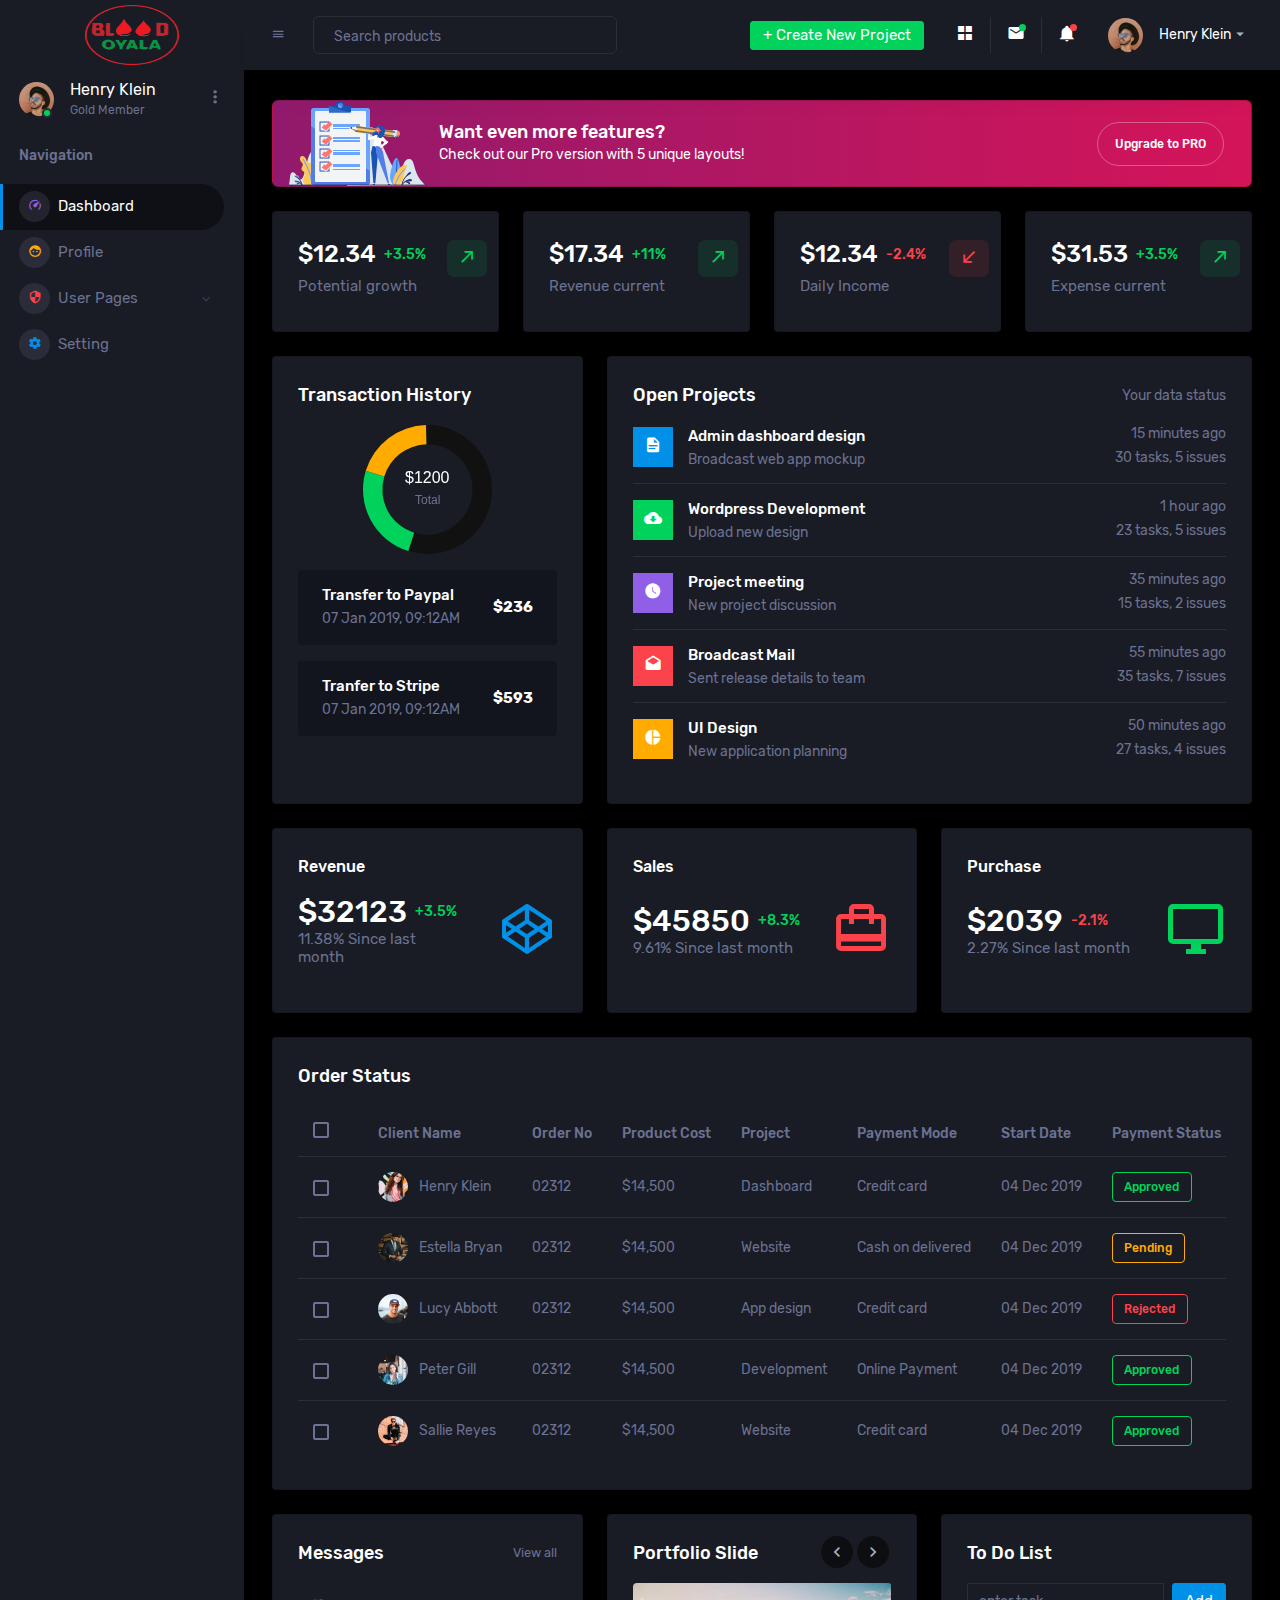
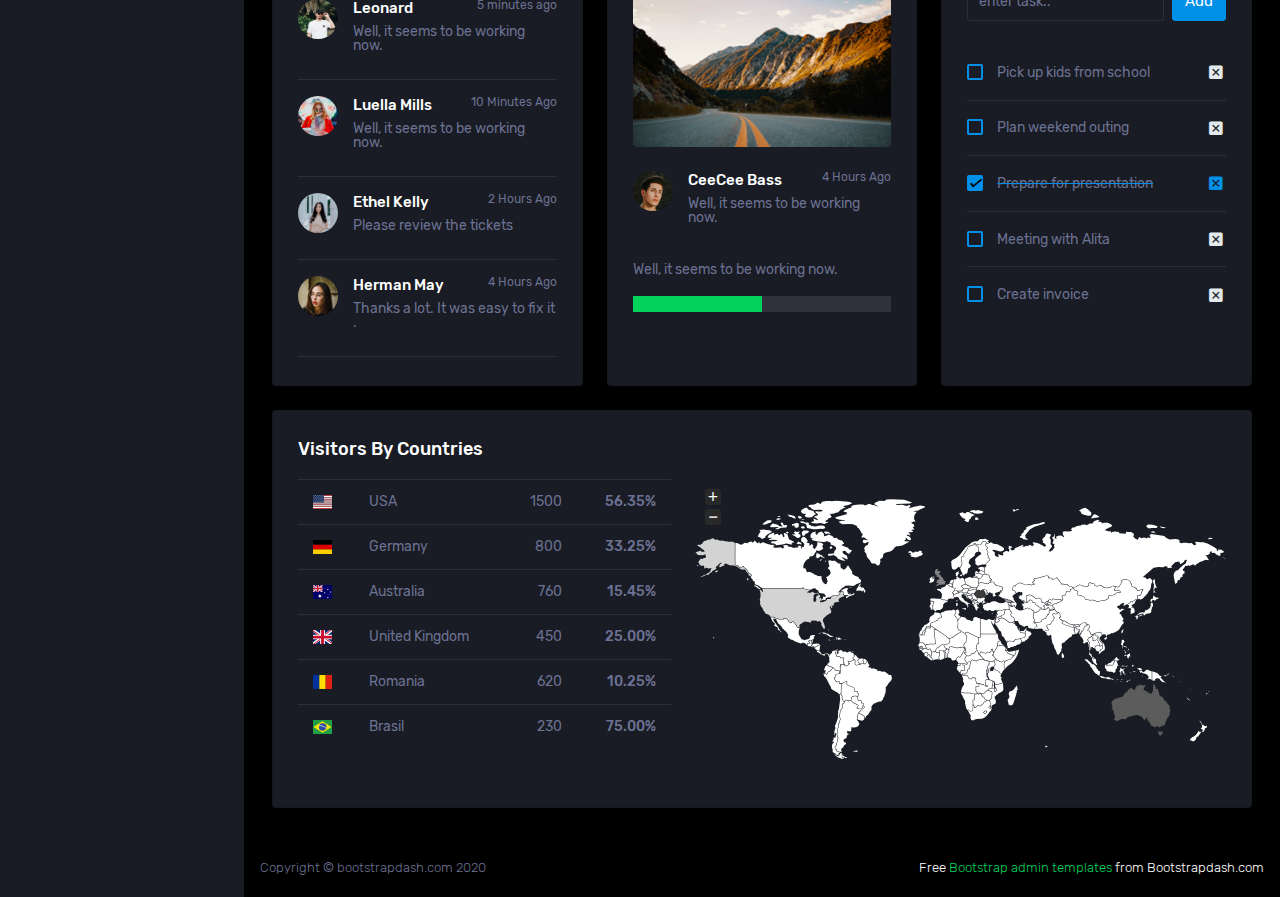
<file: dashboard/index.html>
<!DOCTYPE html>
<html lang="en">
  <head>
    <!-- Required meta tags -->
    <meta charset="utf-8">
    <meta name="viewport" content="width=device-width, initial-scale=1, shrink-to-fit=no">
    <title>Corona Admin</title>
    <!-- plugins:css -->
    <link rel="stylesheet" href="assets/vendors/mdi/css/materialdesignicons.min.css">
    <link rel="stylesheet" href="assets/vendors/css/vendor.bundle.base.css">
    <!-- endinject -->
    <!-- Plugin css for this page -->
    <link rel="stylesheet" href="assets/vendors/jvectormap/jquery-jvectormap.css">
    <link rel="stylesheet" href="assets/vendors/flag-icon-css/css/flag-icon.min.css">
    <link rel="stylesheet" href="assets/vendors/owl-carousel-2/owl.carousel.min.css">
    <link rel="stylesheet" href="assets/vendors/owl-carousel-2/owl.theme.default.min.css">
    <!-- End plugin css for this page -->
    <!-- inject:css -->
    <!-- endinject -->
    <!-- Layout styles -->
    <link rel="stylesheet" href="assets/css/style.css">
    <!-- End layout styles -->
    <link rel="shortcut icon" href="assets/images/favicon.png" />
  </head>
  <body>
    <div class="container-scroller">
      <!-- partial:partials/_sidebar.html -->
      <nav class="sidebar sidebar-offcanvas" id="sidebar">
        <div class="sidebar-brand-wrapper d-none d-lg-flex align-items-center justify-content-center fixed-top">
          <a class="sidebar-brand brand-logo" href="../index.html"><img src="../assets/images/logo/blood-oyala.png" height="50" alt="logo" /></a>
          <a class="sidebar-brand brand-logo-mini" href="index.html"><img src="assets/images/logo-mini.svg" alt="logo" /></a>
        </div>
        <ul class="nav">
          <li class="nav-item profile">
            <div class="profile-desc">
              <div class="profile-pic">
                <div class="count-indicator">
                  <img class="img-xs rounded-circle " src="assets/images/faces/face15.jpg" alt="">
                  <span class="count bg-success"></span>
                </div>
                <div class="profile-name">
                  <h5 class="mb-0 font-weight-normal">Henry Klein</h5>
                  <span>Gold Member</span>
                </div>
              </div>
              <a href="#" id="profile-dropdown" data-toggle="dropdown"><i class="mdi mdi-dots-vertical"></i></a>
              <div class="dropdown-menu dropdown-menu-right sidebar-dropdown preview-list" aria-labelledby="profile-dropdown">
                <a href="#" class="dropdown-item preview-item">
                  <div class="preview-thumbnail">
                    <div class="preview-icon bg-dark rounded-circle">
                      <i class="mdi mdi-settings text-primary"></i>
                    </div>
                  </div>
                  <div class="preview-item-content">
                    <p class="preview-subject ellipsis mb-1 text-small">Account settings</p>
                  </div>
                </a>
                <div class="dropdown-divider"></div>
                <a href="#" class="dropdown-item preview-item">
                  <div class="preview-thumbnail">
                    <div class="preview-icon bg-dark rounded-circle">
                      <i class="mdi mdi-onepassword  text-info"></i>
                    </div>
                  </div>
                  <div class="preview-item-content">
                    <p class="preview-subject ellipsis mb-1 text-small">Change Password</p>
                  </div>
                </a>
              </div>
            </div>
          </li>
          <li class="nav-item nav-category">
            <span class="nav-link">Navigation</span>
          </li>
          <li class="nav-item menu-items">
            <a class="nav-link" href="index.html">
              <span class="menu-icon">
                <i class="mdi mdi-speedometer"></i>
              </span>
              <span class="menu-title">Dashboard</span>
            </a>
          </li>
          <li class="nav-item menu-items">
            <a class="nav-link" href="profile.html">
              <span class="menu-icon">
                <i class="mdi mdi-face"></i>
              </span>
              <span class="menu-title">Profile</span>
            </a>
          </li>
          <li class="nav-item menu-items">
            <a class="nav-link" data-toggle="collapse" href="#auth" aria-expanded="false" aria-controls="auth">
              <span class="menu-icon">
                <i class="mdi mdi-security"></i>
              </span>
              <span class="menu-title">User Pages</span>
              <i class="menu-arrow"></i>
            </a>
            <div class="collapse" id="auth">
              <ul class="nav flex-column sub-menu">
                <li class="nav-item"> <a class="nav-link" href="pages/samples/blank-page.html"> Blank Page </a></li>
                <li class="nav-item"> <a class="nav-link" href="pages/samples/error-404.html"> 404 </a></li>
                <li class="nav-item"> <a class="nav-link" href="pages/samples/error-500.html"> 500 </a></li>
                <li class="nav-item"> <a class="nav-link" href="pages/samples/login.html"> Login </a></li>
                <li class="nav-item"> <a class="nav-link" href="pages/samples/register.html"> Register </a></li>
              </ul>
            </div>
          </li>
          <li class="nav-item menu-items">
            <a class="nav-link" href="http://www.bootstrapdash.com/demo/corona-free/jquery/documentation/documentation.html">
              <span class="menu-icon">
                <i class="mdi mdi-settings text-primary"></i>
              </span>
              <span class="menu-title">Setting</span>
            </a>
          </li>
        </ul>
      </nav>
      <!-- partial -->
      <div class="container-fluid page-body-wrapper">
        <!-- partial:partials/_navbar.html -->
        <nav class="navbar p-0 fixed-top d-flex flex-row">
          <div class="navbar-brand-wrapper d-flex d-lg-none align-items-center justify-content-center">
            <a class="navbar-brand brand-logo-mini" href="index.html"><img src="assets/images/logo-mini.svg" alt="logo" /></a>
          </div>
          <div class="navbar-menu-wrapper flex-grow d-flex align-items-stretch">
            <button class="navbar-toggler navbar-toggler align-self-center" type="button" data-toggle="minimize">
              <span class="mdi mdi-menu"></span>
            </button>
            <ul class="navbar-nav w-100">
              <li class="nav-item w-100">
                <form class="nav-link mt-2 mt-md-0 d-none d-lg-flex search">
                  <input type="text" class="form-control" placeholder="Search products">
                </form>
              </li>
            </ul>
            <ul class="navbar-nav navbar-nav-right">
              <li class="nav-item dropdown d-none d-lg-block">
                <a class="nav-link btn btn-success create-new-button" id="createbuttonDropdown" data-toggle="dropdown" aria-expanded="false" href="#">+ Create New Project</a>
                <div class="dropdown-menu dropdown-menu-right navbar-dropdown preview-list" aria-labelledby="createbuttonDropdown">
                  <h6 class="p-3 mb-0">Projects</h6>
                  <div class="dropdown-divider"></div>
                  <a class="dropdown-item preview-item">
                    <div class="preview-thumbnail">
                      <div class="preview-icon bg-dark rounded-circle">
                        <i class="mdi mdi-file-outline text-primary"></i>
                      </div>
                    </div>
                    <div class="preview-item-content">
                      <p class="preview-subject ellipsis mb-1">Software Development</p>
                    </div>
                  </a>
                  <div class="dropdown-divider"></div>
                  <a class="dropdown-item preview-item">
                    <div class="preview-thumbnail">
                      <div class="preview-icon bg-dark rounded-circle">
                        <i class="mdi mdi-web text-info"></i>
                      </div>
                    </div>
                    <div class="preview-item-content">
                      <p class="preview-subject ellipsis mb-1">UI Development</p>
                    </div>
                  </a>
                  <div class="dropdown-divider"></div>
                  <a class="dropdown-item preview-item">
                    <div class="preview-thumbnail">
                      <div class="preview-icon bg-dark rounded-circle">
                        <i class="mdi mdi-layers text-danger"></i>
                      </div>
                    </div>
                    <div class="preview-item-content">
                      <p class="preview-subject ellipsis mb-1">Software Testing</p>
                    </div>
                  </a>
                  <div class="dropdown-divider"></div>
                  <p class="p-3 mb-0 text-center">See all projects</p>
                </div>
              </li>
              <li class="nav-item nav-settings d-none d-lg-block">
                <a class="nav-link" href="#">
                  <i class="mdi mdi-view-grid"></i>
                </a>
              </li>
              <li class="nav-item dropdown border-left">
                <a class="nav-link count-indicator dropdown-toggle" id="messageDropdown" href="#" data-toggle="dropdown" aria-expanded="false">
                  <i class="mdi mdi-email"></i>
                  <span class="count bg-success"></span>
                </a>
                <div class="dropdown-menu dropdown-menu-right navbar-dropdown preview-list" aria-labelledby="messageDropdown">
                  <h6 class="p-3 mb-0">Messages</h6>
                  <div class="dropdown-divider"></div>
                  <a class="dropdown-item preview-item">
                    <div class="preview-thumbnail">
                      <img src="assets/images/faces/face4.jpg" alt="image" class="rounded-circle profile-pic">
                    </div>
                    <div class="preview-item-content">
                      <p class="preview-subject ellipsis mb-1">Mark send you a message</p>
                      <p class="text-muted mb-0"> 1 Minutes ago </p>
                    </div>
                  </a>
                  <div class="dropdown-divider"></div>
                  <a class="dropdown-item preview-item">
                    <div class="preview-thumbnail">
                      <img src="assets/images/faces/face2.jpg" alt="image" class="rounded-circle profile-pic">
                    </div>
                    <div class="preview-item-content">
                      <p class="preview-subject ellipsis mb-1">Cregh send you a message</p>
                      <p class="text-muted mb-0"> 15 Minutes ago </p>
                    </div>
                  </a>
                  <div class="dropdown-divider"></div>
                  <a class="dropdown-item preview-item">
                    <div class="preview-thumbnail">
                      <img src="assets/images/faces/face3.jpg" alt="image" class="rounded-circle profile-pic">
                    </div>
                    <div class="preview-item-content">
                      <p class="preview-subject ellipsis mb-1">Profile picture updated</p>
                      <p class="text-muted mb-0"> 18 Minutes ago </p>
                    </div>
                  </a>
                  <div class="dropdown-divider"></div>
                  <p class="p-3 mb-0 text-center">4 new messages</p>
                </div>
              </li>
              <li class="nav-item dropdown border-left">
                <a class="nav-link count-indicator dropdown-toggle" id="notificationDropdown" href="#" data-toggle="dropdown">
                  <i class="mdi mdi-bell"></i>
                  <span class="count bg-danger"></span>
                </a>
                <div class="dropdown-menu dropdown-menu-right navbar-dropdown preview-list" aria-labelledby="notificationDropdown">
                  <h6 class="p-3 mb-0">Notifications</h6>
                  <div class="dropdown-divider"></div>
                  <a class="dropdown-item preview-item">
                    <div class="preview-thumbnail">
                      <div class="preview-icon bg-dark rounded-circle">
                        <i class="mdi mdi-calendar text-success"></i>
                      </div>
                    </div>
                    <div class="preview-item-content">
                      <p class="preview-subject mb-1">Event today</p>
                      <p class="text-muted ellipsis mb-0"> Just a reminder that you have an event today </p>
                    </div>
                  </a>
                  <div class="dropdown-divider"></div>
                  <a class="dropdown-item preview-item">
                    <div class="preview-thumbnail">
                      <div class="preview-icon bg-dark rounded-circle">
                        <i class="mdi mdi-settings text-danger"></i>
                      </div>
                    </div>
                    <div class="preview-item-content">
                      <p class="preview-subject mb-1">Settings</p>
                      <p class="text-muted ellipsis mb-0"> Update dashboard </p>
                    </div>
                  </a>
                  <div class="dropdown-divider"></div>
                  <a class="dropdown-item preview-item">
                    <div class="preview-thumbnail">
                      <div class="preview-icon bg-dark rounded-circle">
                        <i class="mdi mdi-link-variant text-warning"></i>
                      </div>
                    </div>
                    <div class="preview-item-content">
                      <p class="preview-subject mb-1">Launch Admin</p>
                      <p class="text-muted ellipsis mb-0"> New admin wow! </p>
                    </div>
                  </a>
                  <div class="dropdown-divider"></div>
                  <p class="p-3 mb-0 text-center">See all notifications</p>
                </div>
              </li>
              <li class="nav-item dropdown">
                <a class="nav-link" id="profileDropdown" href="#" data-toggle="dropdown">
                  <div class="navbar-profile">
                    <img class="img-xs rounded-circle" src="assets/images/faces/face15.jpg" alt="">
                    <p class="mb-0 d-none d-sm-block navbar-profile-name">Henry Klein</p>
                    <i class="mdi mdi-menu-down d-none d-sm-block"></i>
                  </div>
                </a>
                <div class="dropdown-menu dropdown-menu-right navbar-dropdown preview-list" aria-labelledby="profileDropdown">
                  <h6 class="p-3 mb-0">Profile</h6>
                  <div class="dropdown-divider"></div>
                  <a class="dropdown-item preview-item">
                    <div class="preview-thumbnail">
                      <div class="preview-icon bg-dark rounded-circle">
                        <i class="mdi mdi-settings text-success"></i>
                      </div>
                    </div>
                    <div class="preview-item-content">
                      <p class="preview-subject mb-1">Settings</p>
                    </div>
                  </a>
                  <div class="dropdown-divider"></div>
                  <a class="dropdown-item preview-item">
                    <div class="preview-thumbnail">
                      <div class="preview-icon bg-dark rounded-circle">
                        <i class="mdi mdi-logout text-danger"></i>
                      </div>
                    </div>
                    <div class="preview-item-content">
                      <p class="preview-subject mb-1">Log out</p>
                    </div>
                  </a>
                  <div class="dropdown-divider"></div>
                  <p class="p-3 mb-0 text-center">Advanced settings</p>
                </div>
              </li>
            </ul>
            <button class="navbar-toggler navbar-toggler-right d-lg-none align-self-center" type="button" data-toggle="offcanvas">
              <span class="mdi mdi-format-line-spacing"></span>
            </button>
          </div>
        </nav>
        <!-- partial -->
        <div class="main-panel">
          <div class="content-wrapper">
            <div class="row">
              <div class="col-12 grid-margin stretch-card">
                <div class="card corona-gradient-card">
                  <div class="card-body py-0 px-0 px-sm-3">
                    <div class="row align-items-center">
                      <div class="col-4 col-sm-3 col-xl-2">
                        <img src="assets/images/dashboard/Group126@2x.png" class="gradient-corona-img img-fluid" alt="">
                      </div>
                      <div class="col-5 col-sm-7 col-xl-8 p-0">
                        <h4 class="mb-1 mb-sm-0">Want even more features?</h4>
                        <p class="mb-0 font-weight-normal d-none d-sm-block">Check out our Pro version with 5 unique layouts!</p>
                      </div>
                      <div class="col-3 col-sm-2 col-xl-2 pl-0 text-center">
                        <span>
                          <a href="https://www.bootstrapdash.com/product/corona-admin-template/" target="_blank" class="btn btn-outline-light btn-rounded get-started-btn">Upgrade to PRO</a>
                        </span>
                      </div>
                    </div>
                  </div>
                </div>
              </div>
            </div>
            <div class="row">
              <div class="col-xl-3 col-sm-6 grid-margin stretch-card">
                <div class="card">
                  <div class="card-body">
                    <div class="row">
                      <div class="col-9">
                        <div class="d-flex align-items-center align-self-start">
                          <h3 class="mb-0">$12.34</h3>
                          <p class="text-success ml-2 mb-0 font-weight-medium">+3.5%</p>
                        </div>
                      </div>
                      <div class="col-3">
                        <div class="icon icon-box-success ">
                          <span class="mdi mdi-arrow-top-right icon-item"></span>
                        </div>
                      </div>
                    </div>
                    <h6 class="text-muted font-weight-normal">Potential growth</h6>
                  </div>
                </div>
              </div>
              <div class="col-xl-3 col-sm-6 grid-margin stretch-card">
                <div class="card">
                  <div class="card-body">
                    <div class="row">
                      <div class="col-9">
                        <div class="d-flex align-items-center align-self-start">
                          <h3 class="mb-0">$17.34</h3>
                          <p class="text-success ml-2 mb-0 font-weight-medium">+11%</p>
                        </div>
                      </div>
                      <div class="col-3">
                        <div class="icon icon-box-success">
                          <span class="mdi mdi-arrow-top-right icon-item"></span>
                        </div>
                      </div>
                    </div>
                    <h6 class="text-muted font-weight-normal">Revenue current</h6>
                  </div>
                </div>
              </div>
              <div class="col-xl-3 col-sm-6 grid-margin stretch-card">
                <div class="card">
                  <div class="card-body">
                    <div class="row">
                      <div class="col-9">
                        <div class="d-flex align-items-center align-self-start">
                          <h3 class="mb-0">$12.34</h3>
                          <p class="text-danger ml-2 mb-0 font-weight-medium">-2.4%</p>
                        </div>
                      </div>
                      <div class="col-3">
                        <div class="icon icon-box-danger">
                          <span class="mdi mdi-arrow-bottom-left icon-item"></span>
                        </div>
                      </div>
                    </div>
                    <h6 class="text-muted font-weight-normal">Daily Income</h6>
                  </div>
                </div>
              </div>
              <div class="col-xl-3 col-sm-6 grid-margin stretch-card">
                <div class="card">
                  <div class="card-body">
                    <div class="row">
                      <div class="col-9">
                        <div class="d-flex align-items-center align-self-start">
                          <h3 class="mb-0">$31.53</h3>
                          <p class="text-success ml-2 mb-0 font-weight-medium">+3.5%</p>
                        </div>
                      </div>
                      <div class="col-3">
                        <div class="icon icon-box-success ">
                          <span class="mdi mdi-arrow-top-right icon-item"></span>
                        </div>
                      </div>
                    </div>
                    <h6 class="text-muted font-weight-normal">Expense current</h6>
                  </div>
                </div>
              </div>
            </div>
            <div class="row">
              <div class="col-md-4 grid-margin stretch-card">
                <div class="card">
                  <div class="card-body">
                    <h4 class="card-title">Transaction History</h4>
                    <canvas id="transaction-history" class="transaction-chart"></canvas>
                    <div class="bg-gray-dark d-flex d-md-block d-xl-flex flex-row py-3 px-4 px-md-3 px-xl-4 rounded mt-3">
                      <div class="text-md-center text-xl-left">
                        <h6 class="mb-1">Transfer to Paypal</h6>
                        <p class="text-muted mb-0">07 Jan 2019, 09:12AM</p>
                      </div>
                      <div class="align-self-center flex-grow text-right text-md-center text-xl-right py-md-2 py-xl-0">
                        <h6 class="font-weight-bold mb-0">$236</h6>
                      </div>
                    </div>
                    <div class="bg-gray-dark d-flex d-md-block d-xl-flex flex-row py-3 px-4 px-md-3 px-xl-4 rounded mt-3">
                      <div class="text-md-center text-xl-left">
                        <h6 class="mb-1">Tranfer to Stripe</h6>
                        <p class="text-muted mb-0">07 Jan 2019, 09:12AM</p>
                      </div>
                      <div class="align-self-center flex-grow text-right text-md-center text-xl-right py-md-2 py-xl-0">
                        <h6 class="font-weight-bold mb-0">$593</h6>
                      </div>
                    </div>
                  </div>
                </div>
              </div>
              <div class="col-md-8 grid-margin stretch-card">
                <div class="card">
                  <div class="card-body">
                    <div class="d-flex flex-row justify-content-between">
                      <h4 class="card-title mb-1">Open Projects</h4>
                      <p class="text-muted mb-1">Your data status</p>
                    </div>
                    <div class="row">
                      <div class="col-12">
                        <div class="preview-list">
                          <div class="preview-item border-bottom">
                            <div class="preview-thumbnail">
                              <div class="preview-icon bg-primary">
                                <i class="mdi mdi-file-document"></i>
                              </div>
                            </div>
                            <div class="preview-item-content d-sm-flex flex-grow">
                              <div class="flex-grow">
                                <h6 class="preview-subject">Admin dashboard design</h6>
                                <p class="text-muted mb-0">Broadcast web app mockup</p>
                              </div>
                              <div class="mr-auto text-sm-right pt-2 pt-sm-0">
                                <p class="text-muted">15 minutes ago</p>
                                <p class="text-muted mb-0">30 tasks, 5 issues </p>
                              </div>
                            </div>
                          </div>
                          <div class="preview-item border-bottom">
                            <div class="preview-thumbnail">
                              <div class="preview-icon bg-success">
                                <i class="mdi mdi-cloud-download"></i>
                              </div>
                            </div>
                            <div class="preview-item-content d-sm-flex flex-grow">
                              <div class="flex-grow">
                                <h6 class="preview-subject">Wordpress Development</h6>
                                <p class="text-muted mb-0">Upload new design</p>
                              </div>
                              <div class="mr-auto text-sm-right pt-2 pt-sm-0">
                                <p class="text-muted">1 hour ago</p>
                                <p class="text-muted mb-0">23 tasks, 5 issues </p>
                              </div>
                            </div>
                          </div>
                          <div class="preview-item border-bottom">
                            <div class="preview-thumbnail">
                              <div class="preview-icon bg-info">
                                <i class="mdi mdi-clock"></i>
                              </div>
                            </div>
                            <div class="preview-item-content d-sm-flex flex-grow">
                              <div class="flex-grow">
                                <h6 class="preview-subject">Project meeting</h6>
                                <p class="text-muted mb-0">New project discussion</p>
                              </div>
                              <div class="mr-auto text-sm-right pt-2 pt-sm-0">
                                <p class="text-muted">35 minutes ago</p>
                                <p class="text-muted mb-0">15 tasks, 2 issues</p>
                              </div>
                            </div>
                          </div>
                          <div class="preview-item border-bottom">
                            <div class="preview-thumbnail">
                              <div class="preview-icon bg-danger">
                                <i class="mdi mdi-email-open"></i>
                              </div>
                            </div>
                            <div class="preview-item-content d-sm-flex flex-grow">
                              <div class="flex-grow">
                                <h6 class="preview-subject">Broadcast Mail</h6>
                                <p class="text-muted mb-0">Sent release details to team</p>
                              </div>
                              <div class="mr-auto text-sm-right pt-2 pt-sm-0">
                                <p class="text-muted">55 minutes ago</p>
                                <p class="text-muted mb-0">35 tasks, 7 issues </p>
                              </div>
                            </div>
                          </div>
                          <div class="preview-item">
                            <div class="preview-thumbnail">
                              <div class="preview-icon bg-warning">
                                <i class="mdi mdi-chart-pie"></i>
                              </div>
                            </div>
                            <div class="preview-item-content d-sm-flex flex-grow">
                              <div class="flex-grow">
                                <h6 class="preview-subject">UI Design</h6>
                                <p class="text-muted mb-0">New application planning</p>
                              </div>
                              <div class="mr-auto text-sm-right pt-2 pt-sm-0">
                                <p class="text-muted">50 minutes ago</p>
                                <p class="text-muted mb-0">27 tasks, 4 issues </p>
                              </div>
                            </div>
                          </div>
                        </div>
                      </div>
                    </div>
                  </div>
                </div>
              </div>
            </div>
            <div class="row">
              <div class="col-sm-4 grid-margin">
                <div class="card">
                  <div class="card-body">
                    <h5>Revenue</h5>
                    <div class="row">
                      <div class="col-8 col-sm-12 col-xl-8 my-auto">
                        <div class="d-flex d-sm-block d-md-flex align-items-center">
                          <h2 class="mb-0">$32123</h2>
                          <p class="text-success ml-2 mb-0 font-weight-medium">+3.5%</p>
                        </div>
                        <h6 class="text-muted font-weight-normal">11.38% Since last month</h6>
                      </div>
                      <div class="col-4 col-sm-12 col-xl-4 text-center text-xl-right">
                        <i class="icon-lg mdi mdi-codepen text-primary ml-auto"></i>
                      </div>
                    </div>
                  </div>
                </div>
              </div>
              <div class="col-sm-4 grid-margin">
                <div class="card">
                  <div class="card-body">
                    <h5>Sales</h5>
                    <div class="row">
                      <div class="col-8 col-sm-12 col-xl-8 my-auto">
                        <div class="d-flex d-sm-block d-md-flex align-items-center">
                          <h2 class="mb-0">$45850</h2>
                          <p class="text-success ml-2 mb-0 font-weight-medium">+8.3%</p>
                        </div>
                        <h6 class="text-muted font-weight-normal"> 9.61% Since last month</h6>
                      </div>
                      <div class="col-4 col-sm-12 col-xl-4 text-center text-xl-right">
                        <i class="icon-lg mdi mdi-wallet-travel text-danger ml-auto"></i>
                      </div>
                    </div>
                  </div>
                </div>
              </div>
              <div class="col-sm-4 grid-margin">
                <div class="card">
                  <div class="card-body">
                    <h5>Purchase</h5>
                    <div class="row">
                      <div class="col-8 col-sm-12 col-xl-8 my-auto">
                        <div class="d-flex d-sm-block d-md-flex align-items-center">
                          <h2 class="mb-0">$2039</h2>
                          <p class="text-danger ml-2 mb-0 font-weight-medium">-2.1% </p>
                        </div>
                        <h6 class="text-muted font-weight-normal">2.27% Since last month</h6>
                      </div>
                      <div class="col-4 col-sm-12 col-xl-4 text-center text-xl-right">
                        <i class="icon-lg mdi mdi-monitor text-success ml-auto"></i>
                      </div>
                    </div>
                  </div>
                </div>
              </div>
            </div>
            <div class="row ">
              <div class="col-12 grid-margin">
                <div class="card">
                  <div class="card-body">
                    <h4 class="card-title">Order Status</h4>
                    <div class="table-responsive">
                      <table class="table">
                        <thead>
                          <tr>
                            <th>
                              <div class="form-check form-check-muted m-0">
                                <label class="form-check-label">
                                  <input type="checkbox" class="form-check-input">
                                </label>
                              </div>
                            </th>
                            <th> Client Name </th>
                            <th> Order No </th>
                            <th> Product Cost </th>
                            <th> Project </th>
                            <th> Payment Mode </th>
                            <th> Start Date </th>
                            <th> Payment Status </th>
                          </tr>
                        </thead>
                        <tbody>
                          <tr>
                            <td>
                              <div class="form-check form-check-muted m-0">
                                <label class="form-check-label">
                                  <input type="checkbox" class="form-check-input">
                                </label>
                              </div>
                            </td>
                            <td>
                              <img src="assets/images/faces/face1.jpg" alt="image" />
                              <span class="pl-2">Henry Klein</span>
                            </td>
                            <td> 02312 </td>
                            <td> $14,500 </td>
                            <td> Dashboard </td>
                            <td> Credit card </td>
                            <td> 04 Dec 2019 </td>
                            <td>
                              <div class="badge badge-outline-success">Approved</div>
                            </td>
                          </tr>
                          <tr>
                            <td>
                              <div class="form-check form-check-muted m-0">
                                <label class="form-check-label">
                                  <input type="checkbox" class="form-check-input">
                                </label>
                              </div>
                            </td>
                            <td>
                              <img src="assets/images/faces/face2.jpg" alt="image" />
                              <span class="pl-2">Estella Bryan</span>
                            </td>
                            <td> 02312 </td>
                            <td> $14,500 </td>
                            <td> Website </td>
                            <td> Cash on delivered </td>
                            <td> 04 Dec 2019 </td>
                            <td>
                              <div class="badge badge-outline-warning">Pending</div>
                            </td>
                          </tr>
                          <tr>
                            <td>
                              <div class="form-check form-check-muted m-0">
                                <label class="form-check-label">
                                  <input type="checkbox" class="form-check-input">
                                </label>
                              </div>
                            </td>
                            <td>
                              <img src="assets/images/faces/face5.jpg" alt="image" />
                              <span class="pl-2">Lucy Abbott</span>
                            </td>
                            <td> 02312 </td>
                            <td> $14,500 </td>
                            <td> App design </td>
                            <td> Credit card </td>
                            <td> 04 Dec 2019 </td>
                            <td>
                              <div class="badge badge-outline-danger">Rejected</div>
                            </td>
                          </tr>
                          <tr>
                            <td>
                              <div class="form-check form-check-muted m-0">
                                <label class="form-check-label">
                                  <input type="checkbox" class="form-check-input">
                                </label>
                              </div>
                            </td>
                            <td>
                              <img src="assets/images/faces/face3.jpg" alt="image" />
                              <span class="pl-2">Peter Gill</span>
                            </td>
                            <td> 02312 </td>
                            <td> $14,500 </td>
                            <td> Development </td>
                            <td> Online Payment </td>
                            <td> 04 Dec 2019 </td>
                            <td>
                              <div class="badge badge-outline-success">Approved</div>
                            </td>
                          </tr>
                          <tr>
                            <td>
                              <div class="form-check form-check-muted m-0">
                                <label class="form-check-label">
                                  <input type="checkbox" class="form-check-input">
                                </label>
                              </div>
                            </td>
                            <td>
                              <img src="assets/images/faces/face4.jpg" alt="image" />
                              <span class="pl-2">Sallie Reyes</span>
                            </td>
                            <td> 02312 </td>
                            <td> $14,500 </td>
                            <td> Website </td>
                            <td> Credit card </td>
                            <td> 04 Dec 2019 </td>
                            <td>
                              <div class="badge badge-outline-success">Approved</div>
                            </td>
                          </tr>
                        </tbody>
                      </table>
                    </div>
                  </div>
                </div>
              </div>
            </div>
            <div class="row">
              <div class="col-md-6 col-xl-4 grid-margin stretch-card">
                <div class="card">
                  <div class="card-body">
                    <div class="d-flex flex-row justify-content-between">
                      <h4 class="card-title">Messages</h4>
                      <p class="text-muted mb-1 small">View all</p>
                    </div>
                    <div class="preview-list">
                      <div class="preview-item border-bottom">
                        <div class="preview-thumbnail">
                          <img src="assets/images/faces/face6.jpg" alt="image" class="rounded-circle" />
                        </div>
                        <div class="preview-item-content d-flex flex-grow">
                          <div class="flex-grow">
                            <div class="d-flex d-md-block d-xl-flex justify-content-between">
                              <h6 class="preview-subject">Leonard</h6>
                              <p class="text-muted text-small">5 minutes ago</p>
                            </div>
                            <p class="text-muted">Well, it seems to be working now.</p>
                          </div>
                        </div>
                      </div>
                      <div class="preview-item border-bottom">
                        <div class="preview-thumbnail">
                          <img src="assets/images/faces/face8.jpg" alt="image" class="rounded-circle" />
                        </div>
                        <div class="preview-item-content d-flex flex-grow">
                          <div class="flex-grow">
                            <div class="d-flex d-md-block d-xl-flex justify-content-between">
                              <h6 class="preview-subject">Luella Mills</h6>
                              <p class="text-muted text-small">10 Minutes Ago</p>
                            </div>
                            <p class="text-muted">Well, it seems to be working now.</p>
                          </div>
                        </div>
                      </div>
                      <div class="preview-item border-bottom">
                        <div class="preview-thumbnail">
                          <img src="assets/images/faces/face9.jpg" alt="image" class="rounded-circle" />
                        </div>
                        <div class="preview-item-content d-flex flex-grow">
                          <div class="flex-grow">
                            <div class="d-flex d-md-block d-xl-flex justify-content-between">
                              <h6 class="preview-subject">Ethel Kelly</h6>
                              <p class="text-muted text-small">2 Hours Ago</p>
                            </div>
                            <p class="text-muted">Please review the tickets</p>
                          </div>
                        </div>
                      </div>
                      <div class="preview-item border-bottom">
                        <div class="preview-thumbnail">
                          <img src="assets/images/faces/face11.jpg" alt="image" class="rounded-circle" />
                        </div>
                        <div class="preview-item-content d-flex flex-grow">
                          <div class="flex-grow">
                            <div class="d-flex d-md-block d-xl-flex justify-content-between">
                              <h6 class="preview-subject">Herman May</h6>
                              <p class="text-muted text-small">4 Hours Ago</p>
                            </div>
                            <p class="text-muted">Thanks a lot. It was easy to fix it .</p>
                          </div>
                        </div>
                      </div>
                    </div>
                  </div>
                </div>
              </div>
              <div class="col-md-6 col-xl-4 grid-margin stretch-card">
                <div class="card">
                  <div class="card-body">
                    <h4 class="card-title">Portfolio Slide</h4>
                    <div class="owl-carousel owl-theme full-width owl-carousel-dash portfolio-carousel" id="owl-carousel-basic">
                      <div class="item">
                        <img src="assets/images/dashboard/Rectangle.jpg" alt="">
                      </div>
                      <div class="item">
                        <img src="assets/images/dashboard/Img_5.jpg" alt="">
                      </div>
                      <div class="item">
                        <img src="assets/images/dashboard/img_6.jpg" alt="">
                      </div>
                    </div>
                    <div class="d-flex py-4">
                      <div class="preview-list w-100">
                        <div class="preview-item p-0">
                          <div class="preview-thumbnail">
                            <img src="assets/images/faces/face12.jpg" class="rounded-circle" alt="">
                          </div>
                          <div class="preview-item-content d-flex flex-grow">
                            <div class="flex-grow">
                              <div class="d-flex d-md-block d-xl-flex justify-content-between">
                                <h6 class="preview-subject">CeeCee Bass</h6>
                                <p class="text-muted text-small">4 Hours Ago</p>
                              </div>
                              <p class="text-muted">Well, it seems to be working now.</p>
                            </div>
                          </div>
                        </div>
                      </div>
                    </div>
                    <p class="text-muted">Well, it seems to be working now. </p>
                    <div class="progress progress-md portfolio-progress">
                      <div class="progress-bar bg-success" role="progressbar" style="width: 50%" aria-valuenow="25" aria-valuemin="0" aria-valuemax="100"></div>
                    </div>
                  </div>
                </div>
              </div>
              <div class="col-md-12 col-xl-4 grid-margin stretch-card">
                <div class="card">
                  <div class="card-body">
                    <h4 class="card-title">To do list</h4>
                    <div class="add-items d-flex">
                      <input type="text" class="form-control todo-list-input" placeholder="enter task..">
                      <button class="add btn btn-primary todo-list-add-btn">Add</button>
                    </div>
                    <div class="list-wrapper">
                      <ul class="d-flex flex-column-reverse text-white todo-list todo-list-custom">
                        <li>
                          <div class="form-check form-check-primary">
                            <label class="form-check-label">
                              <input class="checkbox" type="checkbox"> Create invoice </label>
                          </div>
                          <i class="remove mdi mdi-close-box"></i>
                        </li>
                        <li>
                          <div class="form-check form-check-primary">
                            <label class="form-check-label">
                              <input class="checkbox" type="checkbox"> Meeting with Alita </label>
                          </div>
                          <i class="remove mdi mdi-close-box"></i>
                        </li>
                        <li class="completed">
                          <div class="form-check form-check-primary">
                            <label class="form-check-label">
                              <input class="checkbox" type="checkbox" checked> Prepare for presentation </label>
                          </div>
                          <i class="remove mdi mdi-close-box"></i>
                        </li>
                        <li>
                          <div class="form-check form-check-primary">
                            <label class="form-check-label">
                              <input class="checkbox" type="checkbox"> Plan weekend outing </label>
                          </div>
                          <i class="remove mdi mdi-close-box"></i>
                        </li>
                        <li>
                          <div class="form-check form-check-primary">
                            <label class="form-check-label">
                              <input class="checkbox" type="checkbox"> Pick up kids from school </label>
                          </div>
                          <i class="remove mdi mdi-close-box"></i>
                        </li>
                      </ul>
                    </div>
                  </div>
                </div>
              </div>
            </div>
            <div class="row">
              <div class="col-12">
                <div class="card">
                  <div class="card-body">
                    <h4 class="card-title">Visitors by Countries</h4>
                    <div class="row">
                      <div class="col-md-5">
                        <div class="table-responsive">
                          <table class="table">
                            <tbody>
                              <tr>
                                <td>
                                  <i class="flag-icon flag-icon-us"></i>
                                </td>
                                <td>USA</td>
                                <td class="text-right"> 1500 </td>
                                <td class="text-right font-weight-medium"> 56.35% </td>
                              </tr>
                              <tr>
                                <td>
                                  <i class="flag-icon flag-icon-de"></i>
                                </td>
                                <td>Germany</td>
                                <td class="text-right"> 800 </td>
                                <td class="text-right font-weight-medium"> 33.25% </td>
                              </tr>
                              <tr>
                                <td>
                                  <i class="flag-icon flag-icon-au"></i>
                                </td>
                                <td>Australia</td>
                                <td class="text-right"> 760 </td>
                                <td class="text-right font-weight-medium"> 15.45% </td>
                              </tr>
                              <tr>
                                <td>
                                  <i class="flag-icon flag-icon-gb"></i>
                                </td>
                                <td>United Kingdom</td>
                                <td class="text-right"> 450 </td>
                                <td class="text-right font-weight-medium"> 25.00% </td>
                              </tr>
                              <tr>
                                <td>
                                  <i class="flag-icon flag-icon-ro"></i>
                                </td>
                                <td>Romania</td>
                                <td class="text-right"> 620 </td>
                                <td class="text-right font-weight-medium"> 10.25% </td>
                              </tr>
                              <tr>
                                <td>
                                  <i class="flag-icon flag-icon-br"></i>
                                </td>
                                <td>Brasil</td>
                                <td class="text-right"> 230 </td>
                                <td class="text-right font-weight-medium"> 75.00% </td>
                              </tr>
                            </tbody>
                          </table>
                        </div>
                      </div>
                      <div class="col-md-7">
                        <div id="audience-map" class="vector-map"></div>
                      </div>
                    </div>
                  </div>
                </div>
              </div>
            </div>
          </div>
          <!-- content-wrapper ends -->
          <!-- partial:partials/_footer.html -->
          <footer class="footer">
            <div class="d-sm-flex justify-content-center justify-content-sm-between">
              <span class="text-muted d-block text-center text-sm-left d-sm-inline-block">Copyright © bootstrapdash.com 2020</span>
              <span class="float-none float-sm-right d-block mt-1 mt-sm-0 text-center"> Free <a href="https://www.bootstrapdash.com/bootstrap-admin-template/" target="_blank">Bootstrap admin templates</a> from Bootstrapdash.com</span>
            </div>
          </footer>
          <!-- partial -->
        </div>
        <!-- main-panel ends -->
      </div>
      <!-- page-body-wrapper ends -->
    </div>
    <!-- container-scroller -->
    <!-- plugins:js -->
    <script src="assets/vendors/js/vendor.bundle.base.js"></script>
    <!-- endinject -->
    <!-- Plugin js for this page -->
    <script src="assets/vendors/chart.js/Chart.min.js"></script>
    <script src="assets/vendors/progressbar.js/progressbar.min.js"></script>
    <script src="assets/vendors/jvectormap/jquery-jvectormap.min.js"></script>
    <script src="assets/vendors/jvectormap/jquery-jvectormap-world-mill-en.js"></script>
    <script src="assets/vendors/owl-carousel-2/owl.carousel.min.js"></script>
    <!-- End plugin js for this page -->
    <!-- inject:js -->
    <script src="assets/js/off-canvas.js"></script>
    <script src="assets/js/hoverable-collapse.js"></script>
    <script src="assets/js/misc.js"></script>
    <script src="assets/js/settings.js"></script>
    <script src="assets/js/todolist.js"></script>
    <!-- endinject -->
    <!-- Custom js for this page -->
    <script src="assets/js/dashboard.js"></script>
    <!-- End custom js for this page -->
  </body>
</html>
</file>
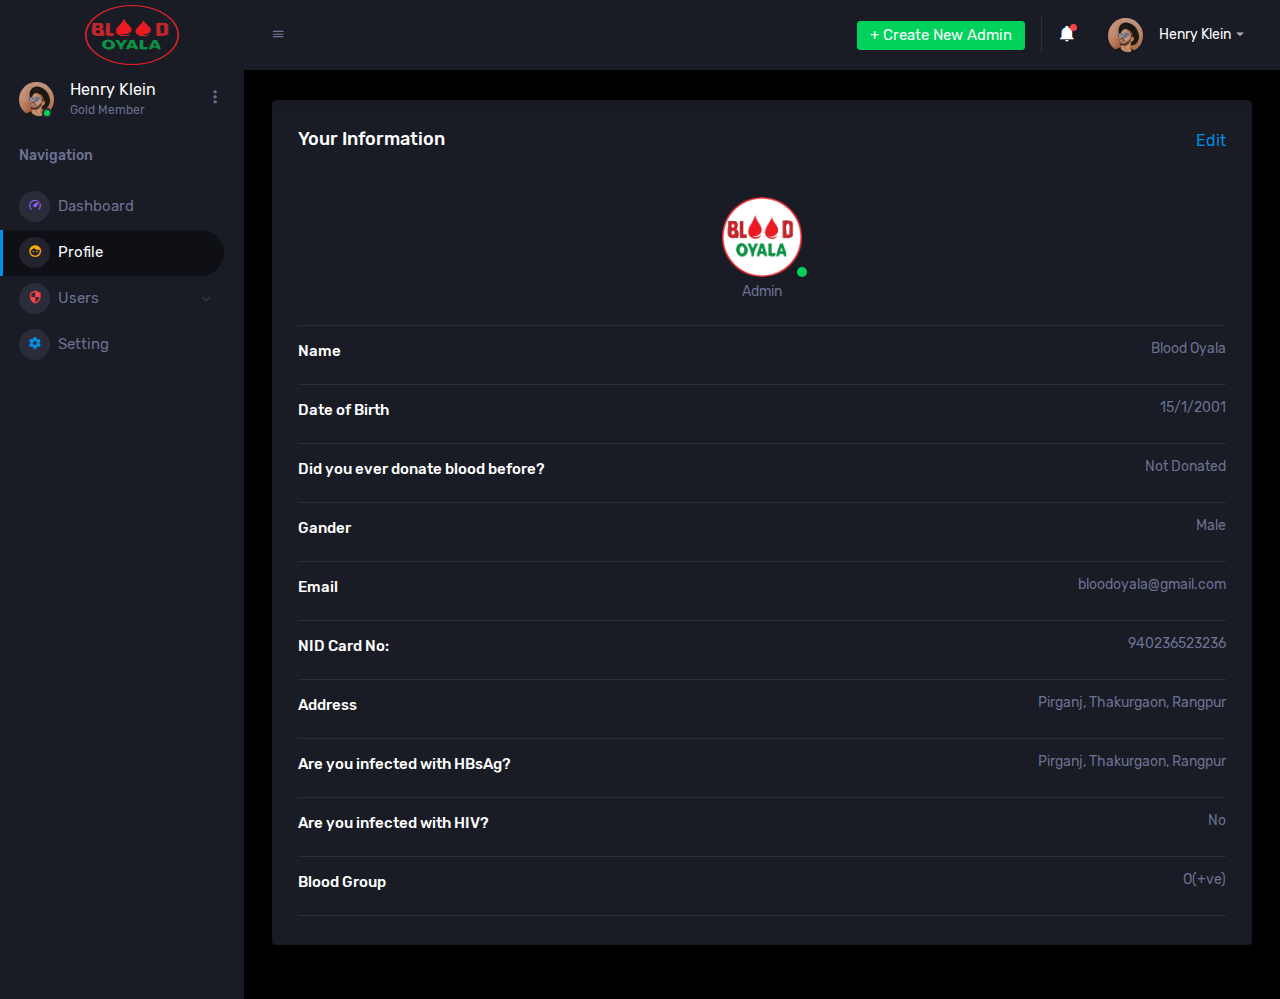
<file: dashboard/profile.html>
<!DOCTYPE html>
<html lang="en">
  <head>
    <!-- Required meta tags -->
    <meta charset="utf-8">
    <meta name="viewport" content="width=device-width, initial-scale=1, shrink-to-fit=no">
    <title>Corona Admin</title>
    <!-- plugins:css -->
    <link rel="stylesheet" href="assets/vendors/mdi/css/materialdesignicons.min.css">
    <link rel="stylesheet" href="assets/vendors/css/vendor.bundle.base.css">
    <!-- endinject -->
    <!-- Plugin css for this page -->
    <link rel="stylesheet" href="assets/vendors/jvectormap/jquery-jvectormap.css">
    <link rel="stylesheet" href="assets/vendors/flag-icon-css/css/flag-icon.min.css">
    <link rel="stylesheet" href="assets/vendors/owl-carousel-2/owl.carousel.min.css">
    <link rel="stylesheet" href="assets/vendors/owl-carousel-2/owl.theme.default.min.css">
    <!-- End plugin css for this page -->
    <!-- inject:css -->
    <!-- endinject -->
    <!-- Layout styles -->
    <link rel="stylesheet" href="assets/css/style.css">
    <!-- End layout styles -->
    <link rel="shortcut icon" href="../assets/images/logo/blood-oyala.png" />
  </head>
  <body>
    <div class="container-scroller">
      <!-- partial:partials/_sidebar.html -->
      <nav class="sidebar sidebar-offcanvas" id="sidebar">
        <div class="sidebar-brand-wrapper d-none d-lg-flex align-items-center justify-content-center fixed-top">
          <a class="sidebar-brand brand-logo" href="../index.html"><img src="../assets/images/logo/blood-oyala.png" height="50" alt="logo" /></a>
          <a class="sidebar-brand brand-logo-mini" href="index.html"><img src="../assets/images/logo/blood-oyala.png" alt="logo" /></a>
        </div>
        <ul class="nav">
          <li class="nav-item profile">
            <div class="profile-desc">
              <div class="profile-pic">
                <div class="count-indicator">
                  <img class="img-xs rounded-circle " src="assets/images/faces/face15.jpg" alt="">
                  <span class="count bg-success"></span>
                </div>
                <div class="profile-name">
                  <h5 class="mb-0 font-weight-normal">Henry Klein</h5>
                  <span>Gold Member</span>
                </div>
              </div>
              <a href="#" id="profile-dropdown" data-toggle="dropdown"><i class="mdi mdi-dots-vertical"></i></a>
              <div class="dropdown-menu dropdown-menu-right sidebar-dropdown preview-list" aria-labelledby="profile-dropdown">
                <a href="#" class="dropdown-item preview-item">
                  <div class="preview-thumbnail">
                    <div class="preview-icon bg-dark rounded-circle">
                      <i class="mdi mdi-settings text-primary"></i>
                    </div>
                  </div>
                  <div class="preview-item-content">
                    <p class="preview-subject ellipsis mb-1 text-small">Account settings</p>
                  </div>
                </a>
                <div class="dropdown-divider"></div>
                <a href="#" class="dropdown-item preview-item">
                  <div class="preview-thumbnail">
                    <div class="preview-icon bg-dark rounded-circle">
                      <i class="mdi mdi-onepassword  text-info"></i>
                    </div>
                  </div>
                  <div class="preview-item-content">
                    <p class="preview-subject ellipsis mb-1 text-small">Change Password</p>
                  </div>
                </a>
              </div>
            </div>
          </li>
          <li class="nav-item nav-category">
            <span class="nav-link">Navigation</span>
          </li>
          <li class="nav-item menu-items">
            <a class="nav-link" href="index.html">
              <span class="menu-icon">
                <i class="mdi mdi-speedometer"></i>
              </span>
              <span class="menu-title">Dashboard</span>
            </a>
          </li>
          <li class="nav-item menu-items">
            <a class="nav-link" href="profile.html">
              <span class="menu-icon">
                <i class="mdi mdi-face"></i>
              </span>
              <span class="menu-title">Profile</span>
            </a>
          </li>
          <li class="nav-item menu-items">
            <a class="nav-link" data-toggle="collapse" href="#auth" aria-expanded="false" aria-controls="auth">
              <span class="menu-icon">
                <i class="mdi mdi-security"></i>
              </span>
              <span class="menu-title">Users</span>
              <i class="menu-arrow"></i>
            </a>
            <div class="collapse" id="auth">
              <ul class="nav flex-column sub-menu">
                <li class="nav-item"> <a class="nav-link" href="users.html"> All Users Information </a></li>
                <li class="nav-item"> <a class="nav-link" href="users.html?#donors"> All Donor List </a></li>
                <li class="nav-item"> <a class="nav-link" href="users.html?#recipient"> All Recipient </a></li>
              </ul>
            </div>
          </li>
          <li class="nav-item menu-items">
            <a class="nav-link" href="setting.html">
              <span class="menu-icon">
                <i class="mdi mdi-settings text-primary"></i>
              </span>
              <span class="menu-title">Setting</span>
            </a>
          </li>
        </ul>
      </nav>
      <!-- partial -->
      <div class="container-fluid page-body-wrapper">
        <!-- partial:partials/_navbar.html -->
        <nav class="navbar p-0 fixed-top d-flex flex-row">
          <div class="navbar-brand-wrapper d-flex d-lg-none align-items-center justify-content-center">
            <a class="navbar-brand brand-logo-mini" href="index.html"><img src="../assets/images/logo/blood-oyala.png" alt="logo" /></a>
          </div>
          <div class="navbar-menu-wrapper flex-grow d-flex align-items-stretch">
            <button class="navbar-toggler navbar-toggler align-self-center" type="button" data-toggle="minimize">
              <span class="mdi mdi-menu"></span>
            </button>

            <ul class="navbar-nav navbar-nav-right">
              <li class="nav-item dropdown d-none d-lg-block">
                <a class="nav-link btn btn-success create-new-button" id="createbuttonDropdown" data-toggle="dropdown" aria-expanded="false" href="#">+ Create New Admin</a>
              </li>

              
              <li class="nav-item dropdown border-left">
                <a class="nav-link count-indicator dropdown-toggle" id="notificationDropdown" href="#" data-toggle="dropdown">
                  <i class="mdi mdi-bell"></i>
                  <span class="count bg-danger"></span>
                </a>
                <div class="dropdown-menu dropdown-menu-right navbar-dropdown preview-list" aria-labelledby="notificationDropdown">
                  <h6 class="p-3 mb-0">Notifications</h6>
                  <div class="dropdown-divider"></div>
                  <a class="dropdown-item preview-item">
                    <div class="preview-item-content">
                      <p class="preview-subject mb-1">Event today</p>
                      <p class="text-muted ellipsis mb-0"> Just a reminder that you have an event today </p>
                    </div>
                  </a>
                  <div class="dropdown-divider"></div>
                  <a class="dropdown-item preview-item">
                    <div class="preview-item-content">
                      <p class="preview-subject mb-1">Settings</p>
                      <p class="text-muted ellipsis mb-0"> Update dashboard </p>
                    </div>
                  </a>
                  <div class="dropdown-divider"></div>
                  <a class="dropdown-item preview-item">
                    <div class="preview-item-content">
                      <p class="preview-subject mb-1">Launch Admin</p>
                      <p class="text-muted ellipsis mb-0"> New admin wow! </p>
                    </div>
                  </a>
                  <div class="dropdown-divider"></div>
                  <p class="p-3 mb-0 text-center">See all notifications</p>
                </div>
              </li>
              <li class="nav-item dropdown">
                <a class="nav-link" id="profileDropdown" href="#" data-toggle="dropdown">
                  <div class="navbar-profile">
                    <img class="img-xs rounded-circle" src="assets/images/faces/face15.jpg" alt="">
                    <p class="mb-0 d-none d-sm-block navbar-profile-name">Henry Klein</p>
                    <i class="mdi mdi-menu-down d-none d-sm-block"></i>
                  </div>
                </a>
                <div class="dropdown-menu dropdown-menu-right navbar-dropdown preview-list" aria-labelledby="profileDropdown">
                  <h6 class="p-3 mb-0">Profile</h6>
                  <div class="dropdown-divider"></div>
                  <a class="dropdown-item preview-item">
                    <div class="preview-thumbnail">
                      <div class="preview-icon bg-dark rounded-circle">
                        <i class="mdi mdi-settings text-success"></i>
                      </div>
                    </div>
                    <div class="preview-item-content">
                      <p class="preview-subject mb-1">Settings</p>
                    </div>
                  </a>
                  <div class="dropdown-divider"></div>
                  <a class="dropdown-item preview-item">
                    <div class="preview-thumbnail">
                      <div class="preview-icon bg-dark rounded-circle">
                        <i class="mdi mdi-logout text-danger"></i>
                      </div>
                    </div>
                    <div class="preview-item-content">
                      <p class="preview-subject mb-1">Log out</p>
                    </div>
                  </a>
                  <div class="dropdown-divider"></div>
                  <p class="p-3 mb-0 text-center">Advanced settings</p>
                </div>
              </li>
            </ul>
            <button class="navbar-toggler navbar-toggler-right d-lg-none align-self-center" type="button" data-toggle="offcanvas">
              <span class="mdi mdi-format-line-spacing"></span>
            </button>
          </div>
        </nav>
        <!-- partial -->
        <div class="main-panel">
          <div class="content-wrapper">
            <div class="row">
              <div class="col-12 grid-margin stretch-card">
                <div class="card">
                  <div class="card-body">
                    <div class="d-flex flex-row justify-content-between mb-4">
                      <h4 class="card-title mb-1">Your Information</h4>
                      <a href="#" class="text-primary mb-1">Edit</a>
                    </div>
                    <div class="row">
                      <div class="col-12">
                        <div class="preview-list">
                          <div class="preview-item border-bottom">
                            <div class="preview-item-content m-auto text-center">
                              <div style="border-radius: 50%; overflow: hidden;">
                                <img src="../assets/images/logo/blood-oyala-logo2.png" width="80" alt="">
                              </div>
                              <div class="" style="margin-left: 80px; margin-top: -10px;">
                                <div class="rounded-circle bg-success" style="height: 10px;width: 10px;"></div>
                              </div>
                              <div class="pt-2 text-center">
                                <p class="text-muted">Admin</p>
                              </div>
                            </div>

                          </div>
                          <div class="preview-item border-bottom">
                            <div class="preview-item-content d-sm-flex flex-grow">
                              <div class="flex-grow">
                                <h6 class="preview-subject">Name</h6>
                              </div>
                              <div class="mr-auto text-sm-right pt-2 pt-sm-0">
                                <p class="text-muted">Blood Oyala</p>
                              </div>
                            </div>
                          </div>
                          <div class="preview-item border-bottom">
                            <div class="preview-item-content d-sm-flex flex-grow">
                              <div class="flex-grow">
                                <h6 class="preview-subject">Date of Birth</h6>
                              </div>
                              <div class="mr-auto text-sm-right pt-2 pt-sm-0">
                                <p class="text-muted">15/1/2001</p>
                              </div>
                            </div>
                          </div>
                          <div class="preview-item border-bottom">
                            <div class="preview-item-content d-sm-flex flex-grow">
                              <div class="flex-grow">
                                <h6 class="preview-subject">Did you ever donate blood before?</h6>
                              </div>
                              <div class="mr-auto text-sm-right pt-2 pt-sm-0">
                                <p class="text-muted">Not Donated</p>
                              </div>
                            </div>
                          </div>
                          <div class="preview-item border-bottom">
                            <div class="preview-item-content d-sm-flex flex-grow">
                              <div class="flex-grow">
                                <h6 class="preview-subject">Gander</h6>
                              </div>
                              <div class="mr-auto text-sm-right pt-2 pt-sm-0">
                                <p class="text-muted">Male</p>
                              </div>
                            </div>
                          </div>
                          <div class="preview-item border-bottom">
                            <div class="preview-item-content d-sm-flex flex-grow">
                              <div class="flex-grow">
                                <h6 class="preview-subject">Email</h6>
                              </div>
                              <div class="mr-auto text-sm-right pt-2 pt-sm-0">
                                <p class="text-muted">bloodoyala@gmail.com</p>
                              </div>
                            </div>
                          </div>
                          <div class="preview-item border-bottom">
                            <div class="preview-item-content d-sm-flex flex-grow">
                              <div class="flex-grow">
                                <h6 class="preview-subject">NID Card No:</h6>
                              </div>
                              <div class="mr-auto text-sm-right pt-2 pt-sm-0">
                                <p class="text-muted">940236523236</p>
                              </div>
                            </div>
                          </div>
                          <div class="preview-item border-bottom">
                            <div class="preview-item-content d-sm-flex flex-grow">
                              <div class="flex-grow">
                                <h6 class="preview-subject">Address</h6>
                              </div>
                              <div class="mr-auto text-sm-right pt-2 pt-sm-0">
                                <p class="text-muted">Pirganj, Thakurgaon, Rangpur</p>
                              </div>
                            </div>
                          </div>
                          <div class="preview-item border-bottom">
                            <div class="preview-item-content d-sm-flex flex-grow">
                              <div class="flex-grow">
                                <h6 class="preview-subject">Are you infected with HBsAg?</h6>
                              </div>
                              <div class="mr-auto text-sm-right pt-2 pt-sm-0">
                                <p class="text-muted">Pirganj, Thakurgaon, Rangpur</p>
                              </div>
                            </div>
                          </div>
                          <div class="preview-item border-bottom">
                            <div class="preview-item-content d-sm-flex flex-grow">
                              <div class="flex-grow">
                                <h6 class="preview-subject">Are you infected with HIV?</h6>
                              </div>
                              <div class="mr-auto text-sm-right pt-2 pt-sm-0">
                                <p class="text-muted">No</p>
                              </div>
                            </div>
                          </div>                          
                          <div class="preview-item border-bottom">
                            <div class="preview-item-content d-sm-flex flex-grow">
                              <div class="flex-grow">
                                <h6 class="preview-subject">Blood Group</h6>
                              </div>
                              <div class="mr-auto text-sm-right pt-2 pt-sm-0">
                                <p class="text-muted">O(+ve)</p>
                              </div>
                            </div>
                          </div>
                        </div>
                      </div>
                    </div>
                  </div>
                </div>
              </div>
            </div>
          </div>
          <!-- content-wrapper ends -->
          <!-- partial:partials/_footer.html -->

    <!-- plugins:js -->
    <script src="assets/vendors/js/vendor.bundle.base.js"></script>
    <!-- endinject -->
    <!-- Plugin js for this page -->
    <script src="assets/vendors/chart.js/Chart.min.js"></script>
    <script src="assets/vendors/progressbar.js/progressbar.min.js"></script>
    <script src="assets/vendors/jvectormap/jquery-jvectormap.min.js"></script>
    <script src="assets/vendors/jvectormap/jquery-jvectormap-world-mill-en.js"></script>
    <script src="assets/vendors/owl-carousel-2/owl.carousel.min.js"></script>
    <!-- End plugin js for this page -->
    <!-- inject:js -->
    <script src="assets/js/off-canvas.js"></script>
    <script src="assets/js/hoverable-collapse.js"></script>
    <script src="assets/js/misc.js"></script>
    <script src="assets/js/settings.js"></script>
    <script src="assets/js/todolist.js"></script>
    <!-- endinject -->
    <!-- Custom js for this page -->
    <script src="assets/js/dashboard.js"></script>
    <!-- End custom js for this page -->
  </body>
</html>
</file>
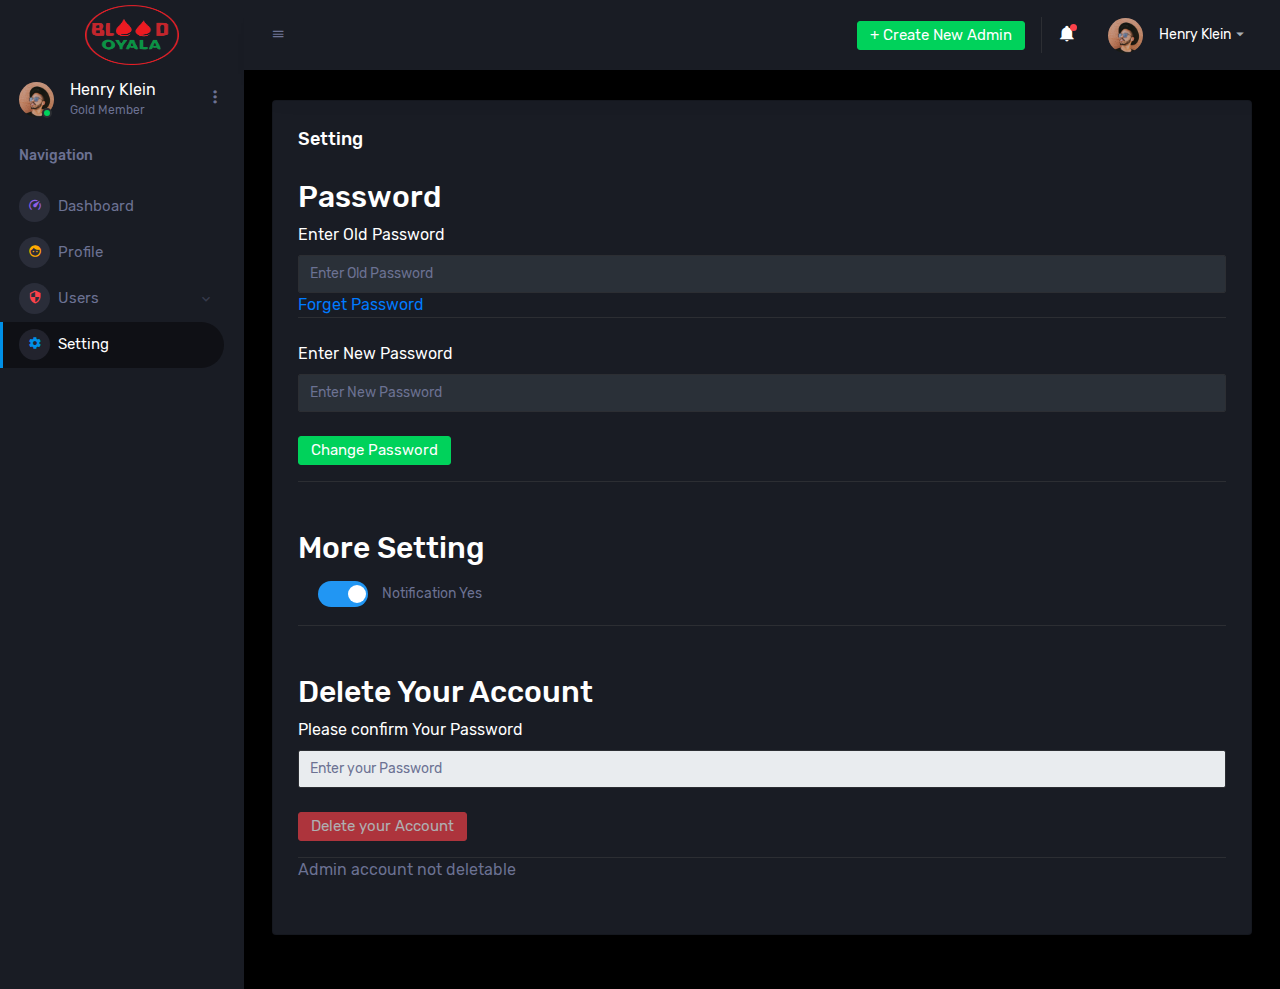
<file: dashboard/setting.html>
<!DOCTYPE html>
<html lang="en">
  <head>
    <!-- Required meta tags -->
    <meta charset="utf-8">
    <meta name="viewport" content="width=device-width, initial-scale=1, shrink-to-fit=no">
    <title>Corona Admin</title>
    <!-- plugins:css -->
    <link rel="stylesheet" href="assets/vendors/mdi/css/materialdesignicons.min.css">
    <link rel="stylesheet" href="assets/vendors/css/vendor.bundle.base.css">
    <!-- endinject -->
    <!-- Plugin css for this page -->
    <link rel="stylesheet" href="assets/vendors/jvectormap/jquery-jvectormap.css">
    <link rel="stylesheet" href="assets/vendors/flag-icon-css/css/flag-icon.min.css">
    <link rel="stylesheet" href="assets/vendors/owl-carousel-2/owl.carousel.min.css">
    <link rel="stylesheet" href="assets/vendors/owl-carousel-2/owl.theme.default.min.css">
    <!-- End plugin css for this page -->
    <!-- inject:css -->
    <!-- endinject -->
    <!-- Layout styles -->
    <link rel="stylesheet" href="assets/css/style.css">
    <!-- End layout styles -->
    <link rel="shortcut icon" href="../assets/images/logo/blood-oyala.png" />
  </head>
  <body>
    <div class="container-scroller">
      <!-- partial:partials/_sidebar.html -->
      <nav class="sidebar sidebar-offcanvas" id="sidebar">
        <div class="sidebar-brand-wrapper d-none d-lg-flex align-items-center justify-content-center fixed-top">
          <a class="sidebar-brand brand-logo" href="../index.html"><img src="../assets/images/logo/blood-oyala.png" height="50" alt="logo" /></a>
          <a class="sidebar-brand brand-logo-mini" href="index.html"><img src="../assets/images/logo/blood-oyala.png" alt="logo" /></a>
        </div>
        <ul class="nav">
          <li class="nav-item profile">
            <div class="profile-desc">
              <div class="profile-pic">
                <div class="count-indicator">
                  <img class="img-xs rounded-circle " src="assets/images/faces/face15.jpg" alt="">
                  <span class="count bg-success"></span>
                </div>
                <div class="profile-name">
                  <h5 class="mb-0 font-weight-normal">Henry Klein</h5>
                  <span>Gold Member</span>
                </div>
              </div>
              <a href="#" id="profile-dropdown" data-toggle="dropdown"><i class="mdi mdi-dots-vertical"></i></a>
              <div class="dropdown-menu dropdown-menu-right sidebar-dropdown preview-list" aria-labelledby="profile-dropdown">
                <a href="#" class="dropdown-item preview-item">
                  <div class="preview-thumbnail">
                    <div class="preview-icon bg-dark rounded-circle">
                      <i class="mdi mdi-settings text-primary"></i>
                    </div>
                  </div>
                  <div class="preview-item-content">
                    <p class="preview-subject ellipsis mb-1 text-small">Account settings</p>
                  </div>
                </a>
                <div class="dropdown-divider"></div>
                <a href="#" class="dropdown-item preview-item">
                  <div class="preview-thumbnail">
                    <div class="preview-icon bg-dark rounded-circle">
                      <i class="mdi mdi-onepassword  text-info"></i>
                    </div>
                  </div>
                  <div class="preview-item-content">
                    <p class="preview-subject ellipsis mb-1 text-small">Change Password</p>
                  </div>
                </a>
              </div>
            </div>
          </li>
          <li class="nav-item nav-category">
            <span class="nav-link">Navigation</span>
          </li>
          <li class="nav-item menu-items">
            <a class="nav-link" href="index.html">
              <span class="menu-icon">
                <i class="mdi mdi-speedometer"></i>
              </span>
              <span class="menu-title">Dashboard</span>
            </a>
          </li>
          <li class="nav-item menu-items">
            <a class="nav-link" href="profile.html">
              <span class="menu-icon">
                <i class="mdi mdi-face"></i>
              </span>
              <span class="menu-title">Profile</span>
            </a>
          </li>
          <li class="nav-item menu-items">
            <a class="nav-link" data-toggle="collapse" href="#auth" aria-expanded="false" aria-controls="auth">
              <span class="menu-icon">
                <i class="mdi mdi-security"></i>
              </span>
              <span class="menu-title">Users</span>
              <i class="menu-arrow"></i>
            </a>
            <div class="collapse" id="auth">
              <ul class="nav flex-column sub-menu">
                <li class="nav-item"> <a class="nav-link" href="users.html"> All Users Information </a></li>
                <li class="nav-item"> <a class="nav-link" href="users.html?#donors"> All Donor List </a></li>
                <li class="nav-item"> <a class="nav-link" href="users.html?#recipient"> All Recipient </a></li>
              </ul>
            </div>
          </li>
          <li class="nav-item menu-items">
            <a class="nav-link" href="setting.html">
              <span class="menu-icon">
                <i class="mdi mdi-settings text-primary"></i>
              </span>
              <span class="menu-title">Setting</span>
            </a>
          </li>
        </ul>
      </nav>
      <!-- partial -->
      <div class="container-fluid page-body-wrapper">
        <!-- partial:partials/_navbar.html -->
        <nav class="navbar p-0 fixed-top d-flex flex-row">
          <div class="navbar-brand-wrapper d-flex d-lg-none align-items-center justify-content-center">
            <a class="navbar-brand brand-logo-mini" href="index.html"><img src="../assets/images/logo/blood-oyala.png" alt="logo" /></a>
          </div>
          <div class="navbar-menu-wrapper flex-grow d-flex align-items-stretch">
            <button class="navbar-toggler navbar-toggler align-self-center" type="button" data-toggle="minimize">
              <span class="mdi mdi-menu"></span>
            </button>

            <ul class="navbar-nav navbar-nav-right">
              <li class="nav-item dropdown d-none d-lg-block">
                <a class="nav-link btn btn-success create-new-button" id="createbuttonDropdown" data-toggle="dropdown" aria-expanded="false" href="#">+ Create New Admin</a>
              </li>

              
              <li class="nav-item dropdown border-left">
                <a class="nav-link count-indicator dropdown-toggle" id="notificationDropdown" href="#" data-toggle="dropdown">
                  <i class="mdi mdi-bell"></i>
                  <span class="count bg-danger"></span>
                </a>
                <div class="dropdown-menu dropdown-menu-right navbar-dropdown preview-list" aria-labelledby="notificationDropdown">
                  <h6 class="p-3 mb-0">Notifications</h6>
                  <div class="dropdown-divider"></div>
                  <a class="dropdown-item preview-item">
                    <div class="preview-item-content">
                      <p class="preview-subject mb-1">Event today</p>
                      <p class="text-muted ellipsis mb-0"> Just a reminder that you have an event today </p>
                    </div>
                  </a>
                  <div class="dropdown-divider"></div>
                  <a class="dropdown-item preview-item">
                    <div class="preview-item-content">
                      <p class="preview-subject mb-1">Settings</p>
                      <p class="text-muted ellipsis mb-0"> Update dashboard </p>
                    </div>
                  </a>
                  <div class="dropdown-divider"></div>
                  <a class="dropdown-item preview-item">
                    <div class="preview-item-content">
                      <p class="preview-subject mb-1">Launch Admin</p>
                      <p class="text-muted ellipsis mb-0"> New admin wow! </p>
                    </div>
                  </a>
                  <div class="dropdown-divider"></div>
                  <p class="p-3 mb-0 text-center">See all notifications</p>
                </div>
              </li>
              <li class="nav-item dropdown">
                <a class="nav-link" id="profileDropdown" href="#" data-toggle="dropdown">
                  <div class="navbar-profile">
                    <img class="img-xs rounded-circle" src="assets/images/faces/face15.jpg" alt="">
                    <p class="mb-0 d-none d-sm-block navbar-profile-name">Henry Klein</p>
                    <i class="mdi mdi-menu-down d-none d-sm-block"></i>
                  </div>
                </a>
                <div class="dropdown-menu dropdown-menu-right navbar-dropdown preview-list" aria-labelledby="profileDropdown">
                  <h6 class="p-3 mb-0">Profile</h6>
                  <div class="dropdown-divider"></div>
                  <a class="dropdown-item preview-item">
                    <div class="preview-thumbnail">
                      <div class="preview-icon bg-dark rounded-circle">
                        <i class="mdi mdi-settings text-success"></i>
                      </div>
                    </div>
                    <div class="preview-item-content">
                      <p class="preview-subject mb-1">Settings</p>
                    </div>
                  </a>
                  <div class="dropdown-divider"></div>
                  <a class="dropdown-item preview-item">
                    <div class="preview-thumbnail">
                      <div class="preview-icon bg-dark rounded-circle">
                        <i class="mdi mdi-logout text-danger"></i>
                      </div>
                    </div>
                    <div class="preview-item-content">
                      <p class="preview-subject mb-1">Log out</p>
                    </div>
                  </a>
                  <div class="dropdown-divider"></div>
                  <p class="p-3 mb-0 text-center">Advanced settings</p>
                </div>
              </li>
            </ul>
            <button class="navbar-toggler navbar-toggler-right d-lg-none align-self-center" type="button" data-toggle="offcanvas">
              <span class="mdi mdi-format-line-spacing"></span>
            </button>
          </div>
        </nav>
        <!-- partial -->
        <div class="main-panel">
          <div class="content-wrapper">
            <div class="row">
              <div class="col-12 grid-margin stretch-card">
                <div class="card">
                  <div class="card-body">
                    <div class="d-flex flex-row justify-content-between mb-4">
                      <h4 class="card-title mb-1">Setting</h4>
                    </div>
                    <div class="row">
                      
                      <div class="col-12">
                        <h2 class="form-label ms-2">Password</h2>
                        <form action="">
                          <div class="preview-item border-bottom">
                            <label for="" class="form-label">Enter Old Password</label>
                            <input type="text" class="form-control" placeholder="Enter Old Password">
                            <a href="#">Forget Password</a>
                          </div>
                          <br>
                          <div class="preview-item border-bottom">
                            <label for="" class="form-label">Enter New Password</label>
                            <input type="text" class="form-control" placeholder="Enter New Password">
                            <br>
                            <button class="btn btn-success mb-3">Change Password</button>
                          </div>
                          <br><br>
                        </form>
                        <div class="preview-item border-bottom">
                          <h2 class="form-label ms-2">More Setting</h2>
                          <form action="">
                            <div class="form-check form-switch">
                              <label class="switch">
                                <input type="checkbox" checked name="notification_toggle" onclick="notification()" id="notification-checkbox">
                                <span class="slider round"></span>
                              </label>
                              <label class="form-check-label" for="flexSwitchCheckDefault" style="display: inline;">Notification <span id="notification-toggle">Yes</span></label>
                            </div>
                          </form>
                        </div>
                        <br><br>
                        <form action="">
                          <h2>Delete Your Account</h2>
                          <div class="preview-item border-bottom">
                            <label for="" class="form-label">Please confirm Your Password</label>
                            <input type="text" class="form-control" placeholder="Enter your Password" disabled>
                            <br>
                            <button class="btn btn-danger mb-3" disabled>Delete your Account</button>
                            
                          </div>
                          <span class="text-muted">Admin account not deletable</span>
                          <br><br>
                        </form>
                      </div>
                    </div>
                  </div>
                </div>
              </div>
            </div>
          </div>
          <!-- content-wrapper ends -->
          <!-- partial:partials/_footer.html -->

    <!-- plugins:js -->
    <script src="assets/vendors/js/vendor.bundle.base.js"></script>
    <!-- endinject -->
    <!-- Plugin js for this page -->
    <script src="assets/vendors/chart.js/Chart.min.js"></script>
    <script src="assets/vendors/progressbar.js/progressbar.min.js"></script>
    <script src="assets/vendors/jvectormap/jquery-jvectormap.min.js"></script>
    <script src="assets/vendors/jvectormap/jquery-jvectormap-world-mill-en.js"></script>
    <script src="assets/vendors/owl-carousel-2/owl.carousel.min.js"></script>
    <!-- End plugin js for this page -->
    <!-- inject:js -->
    <script src="assets/js/off-canvas.js"></script>
    <script src="assets/js/hoverable-collapse.js"></script>
    <script src="assets/js/misc.js"></script>
    <script src="assets/js/settings.js"></script>
    <script src="assets/js/todolist.js"></script>
    <!-- endinject -->
    <!-- Custom js for this page -->
    <script src="assets/js/dashboard.js"></script>
    <!-- End custom js for this page -->
    <script>
      var checkbox_notification = document.getElementById('notification-checkbox');
      var checkbox_yesorno = document.getElementById('notification-toggle');
      function notification(){
        if(checkbox_notification.checked == true){
          return checkbox_yesorno.innerHTML = "On";
        }else{
          return checkbox_yesorno.innerHTML = "Off";
        }
      }
    </script>
  </body>
</html>
</file>
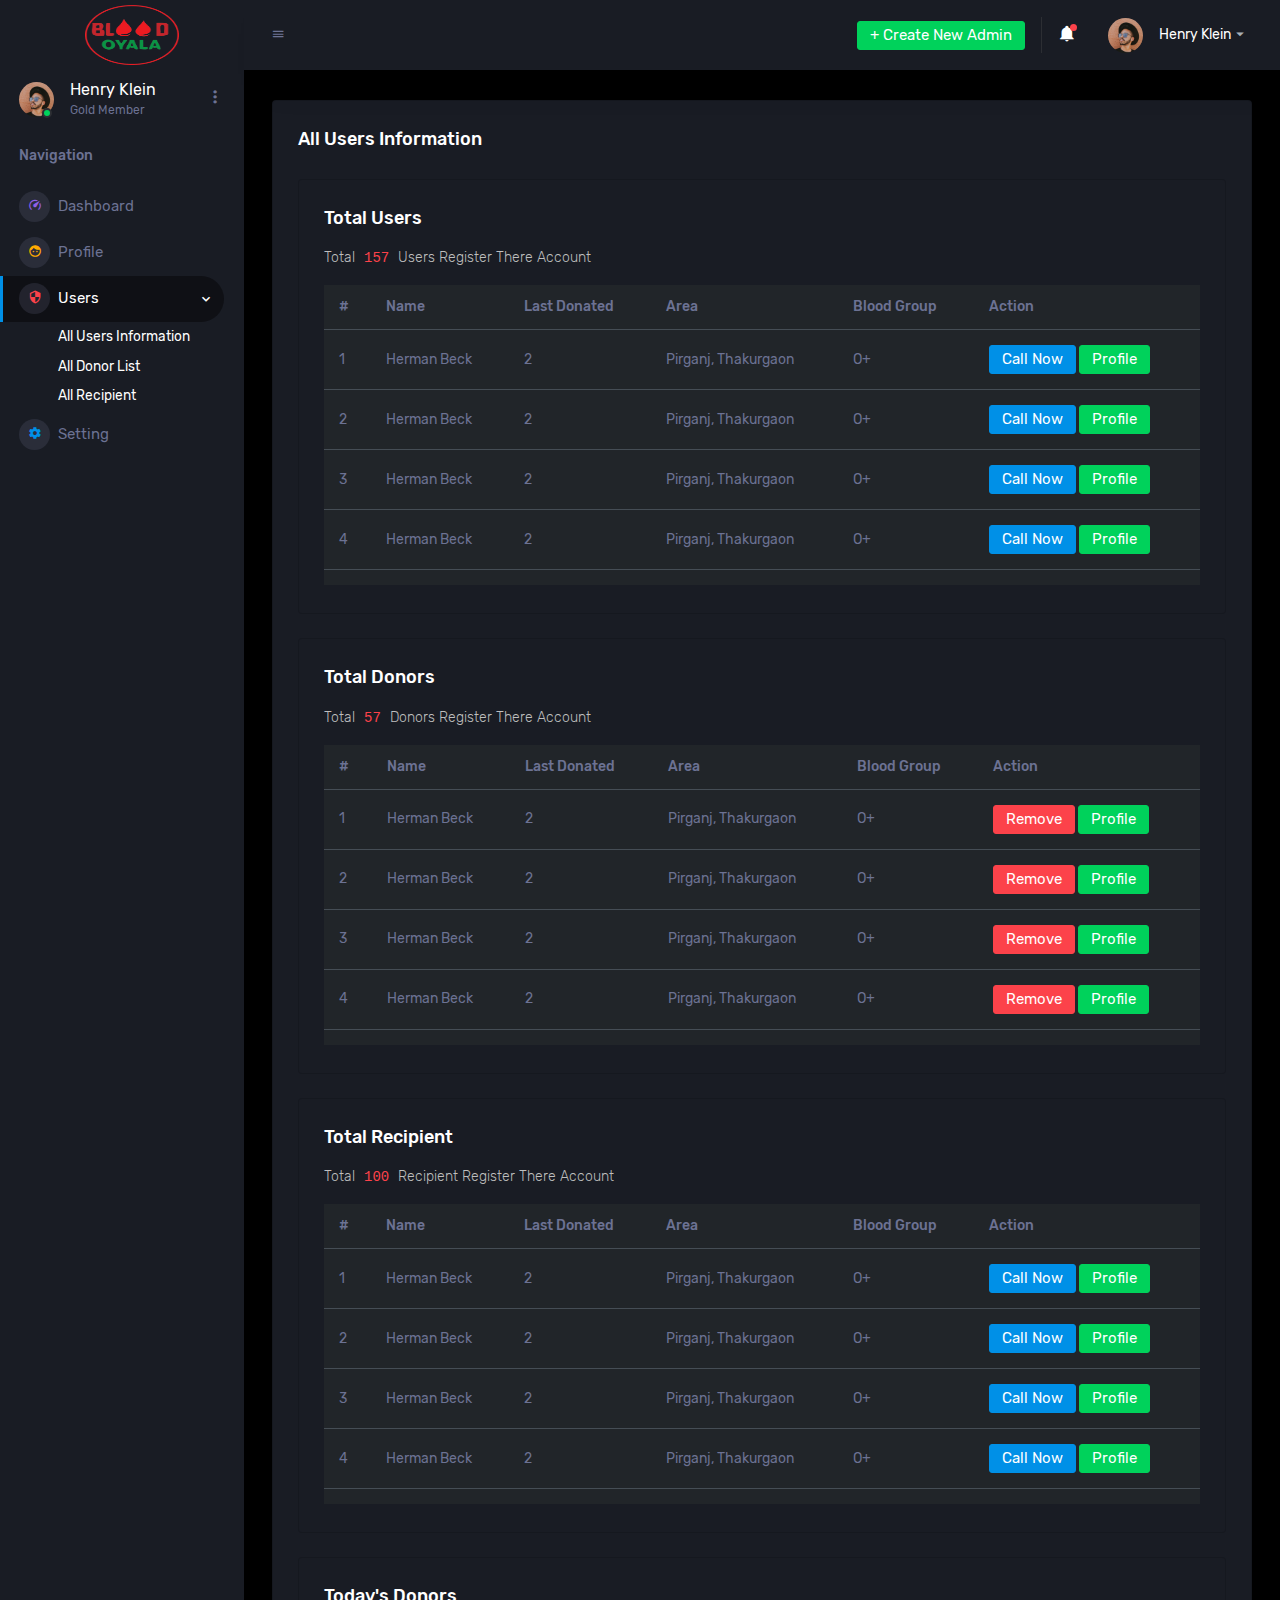
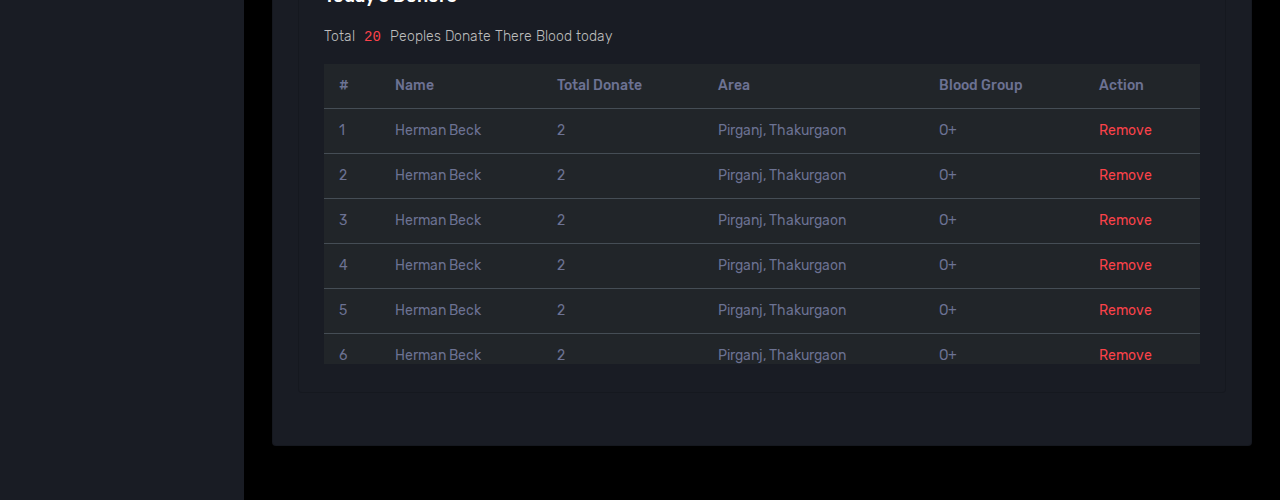
<file: dashboard/users.html>
<!DOCTYPE html>
<html lang="en">
  <head>
    <!-- Required meta tags -->
    <meta charset="utf-8">
    <meta name="viewport" content="width=device-width, initial-scale=1, shrink-to-fit=no">
    <title>Corona Admin</title>
    <!-- plugins:css -->
    <link rel="stylesheet" href="assets/vendors/mdi/css/materialdesignicons.min.css">
    <link rel="stylesheet" href="assets/vendors/css/vendor.bundle.base.css">
    <!-- endinject -->
    <!-- Plugin css for this page -->
    <link rel="stylesheet" href="assets/vendors/jvectormap/jquery-jvectormap.css">
    <link rel="stylesheet" href="assets/vendors/flag-icon-css/css/flag-icon.min.css">
    <link rel="stylesheet" href="assets/vendors/owl-carousel-2/owl.carousel.min.css">
    <link rel="stylesheet" href="assets/vendors/owl-carousel-2/owl.theme.default.min.css">
    <!-- End plugin css for this page -->
    <!-- inject:css -->
    <!-- endinject -->
    <!-- Layout styles -->
    <link rel="stylesheet" href="assets/css/style.css">
    <!-- End layout styles -->
    <link rel="shortcut icon" href="../assets/images/logo/blood-oyala.png" />
  </head>
  <body>
    <div class="container-scroller">
      <!-- partial:partials/_sidebar.html -->
      <nav class="sidebar sidebar-offcanvas" id="sidebar">
        <div class="sidebar-brand-wrapper d-none d-lg-flex align-items-center justify-content-center fixed-top">
          <a class="sidebar-brand brand-logo" href="../index.html"><img src="../assets/images/logo/blood-oyala.png" height="50" alt="logo" /></a>
          <a class="sidebar-brand brand-logo-mini" href="index.html"><img src="../assets/images/logo/blood-oyala.png" alt="logo" /></a>
        </div>
        <ul class="nav">
          <li class="nav-item profile">
            <div class="profile-desc">
              <div class="profile-pic">
                <div class="count-indicator">
                  <img class="img-xs rounded-circle " src="assets/images/faces/face15.jpg" alt="">
                  <span class="count bg-success"></span>
                </div>
                <div class="profile-name">
                  <h5 class="mb-0 font-weight-normal">Henry Klein</h5>
                  <span>Gold Member</span>
                </div>
              </div>
              <a href="#" id="profile-dropdown" data-toggle="dropdown"><i class="mdi mdi-dots-vertical"></i></a>
              <div class="dropdown-menu dropdown-menu-right sidebar-dropdown preview-list" aria-labelledby="profile-dropdown">
                <a href="#" class="dropdown-item preview-item">
                  <div class="preview-thumbnail">
                    <div class="preview-icon bg-dark rounded-circle">
                      <i class="mdi mdi-settings text-primary"></i>
                    </div>
                  </div>
                  <div class="preview-item-content">
                    <p class="preview-subject ellipsis mb-1 text-small">Account settings</p>
                  </div>
                </a>
                <div class="dropdown-divider"></div>
                <a href="#" class="dropdown-item preview-item">
                  <div class="preview-thumbnail">
                    <div class="preview-icon bg-dark rounded-circle">
                      <i class="mdi mdi-onepassword  text-info"></i>
                    </div>
                  </div>
                  <div class="preview-item-content">
                    <p class="preview-subject ellipsis mb-1 text-small">Change Password</p>
                  </div>
                </a>
              </div>
            </div>
          </li>
          <li class="nav-item nav-category">
            <span class="nav-link">Navigation</span>
          </li>
          <li class="nav-item menu-items">
            <a class="nav-link" href="index.html">
              <span class="menu-icon">
                <i class="mdi mdi-speedometer"></i>
              </span>
              <span class="menu-title">Dashboard</span>
            </a>
          </li>
          <li class="nav-item menu-items">
            <a class="nav-link" href="profile.html">
              <span class="menu-icon">
                <i class="mdi mdi-face"></i>
              </span>
              <span class="menu-title">Profile</span>
            </a>
          </li>
          <li class="nav-item menu-items">
            <a class="nav-link" data-toggle="collapse" href="#auth" aria-expanded="false" aria-controls="auth">
              <span class="menu-icon">
                <i class="mdi mdi-security"></i>
              </span>
              <span class="menu-title">Users</span>
              <i class="menu-arrow"></i>
            </a>
            <div class="collapse" id="auth">
              <ul class="nav flex-column sub-menu">
                <li class="nav-item"> <a class="nav-link" href="users.html"> All Users Information </a></li>
                <li class="nav-item"> <a class="nav-link" href="users.html#all-donor"> All Donor List </a></li>
                <li class="nav-item"> <a class="nav-link" href="users.html#all-recipient"> All Recipient </a></li>
              </ul>
            </div>
          </li>
          <li class="nav-item menu-items">
            <a class="nav-link" href="setting.html">
              <span class="menu-icon">
                <i class="mdi mdi-settings text-primary"></i>
              </span>
              <span class="menu-title">Setting</span>
            </a>
          </li>
        </ul>
      </nav>
      <!-- partial -->
      <div class="container-fluid page-body-wrapper">
        <!-- partial:partials/_navbar.html -->
        <nav class="navbar p-0 fixed-top d-flex flex-row">
          <div class="navbar-brand-wrapper d-flex d-lg-none align-items-center justify-content-center">
            <a class="navbar-brand brand-logo-mini" href="index.html"><img src="../assets/images/logo/blood-oyala.png" alt="logo" /></a>
          </div>
          <div class="navbar-menu-wrapper flex-grow d-flex align-items-stretch">
            <button class="navbar-toggler navbar-toggler align-self-center" type="button" data-toggle="minimize">
              <span class="mdi mdi-menu"></span>
            </button>

            <ul class="navbar-nav navbar-nav-right">
              <li class="nav-item dropdown d-none d-lg-block">
                <a class="nav-link btn btn-success create-new-button" id="createbuttonDropdown" data-toggle="dropdown" aria-expanded="false" href="#">+ Create New Admin</a>
              </li>

              
              <li class="nav-item dropdown border-left">
                <a class="nav-link count-indicator dropdown-toggle" id="notificationDropdown" href="#" data-toggle="dropdown">
                  <i class="mdi mdi-bell"></i>
                  <span class="count bg-danger"></span>
                </a>
                <div class="dropdown-menu dropdown-menu-right navbar-dropdown preview-list" aria-labelledby="notificationDropdown">
                  <h6 class="p-3 mb-0">Notifications</h6>
                  <div class="dropdown-divider"></div>
                  <a class="dropdown-item preview-item">
                    <div class="preview-item-content">
                      <p class="preview-subject mb-1">Event today</p>
                      <p class="text-muted ellipsis mb-0"> Just a reminder that you have an event today </p>
                    </div>
                  </a>
                  <div class="dropdown-divider"></div>
                  <a class="dropdown-item preview-item">
                    <div class="preview-item-content">
                      <p class="preview-subject mb-1">Settings</p>
                      <p class="text-muted ellipsis mb-0"> Update dashboard </p>
                    </div>
                  </a>
                  <div class="dropdown-divider"></div>
                  <a class="dropdown-item preview-item">
                    <div class="preview-item-content">
                      <p class="preview-subject mb-1">Launch Admin</p>
                      <p class="text-muted ellipsis mb-0"> New admin wow! </p>
                    </div>
                  </a>
                  <div class="dropdown-divider"></div>
                  <p class="p-3 mb-0 text-center">See all notifications</p>
                </div>
              </li>
              <li class="nav-item dropdown">
                <a class="nav-link" id="profileDropdown" href="#" data-toggle="dropdown">
                  <div class="navbar-profile">
                    <img class="img-xs rounded-circle" src="assets/images/faces/face15.jpg" alt="">
                    <p class="mb-0 d-none d-sm-block navbar-profile-name">Henry Klein</p>
                    <i class="mdi mdi-menu-down d-none d-sm-block"></i>
                  </div>
                </a>
                <div class="dropdown-menu dropdown-menu-right navbar-dropdown preview-list" aria-labelledby="profileDropdown">
                  <h6 class="p-3 mb-0">Profile</h6>
                  <div class="dropdown-divider"></div>
                  <a class="dropdown-item preview-item">
                    <div class="preview-thumbnail">
                      <div class="preview-icon bg-dark rounded-circle">
                        <i class="mdi mdi-settings text-success"></i>
                      </div>
                    </div>
                    <div class="preview-item-content">
                      <p class="preview-subject mb-1">Settings</p>
                    </div>
                  </a>
                  <div class="dropdown-divider"></div>
                  <a class="dropdown-item preview-item">
                    <div class="preview-thumbnail">
                      <div class="preview-icon bg-dark rounded-circle">
                        <i class="mdi mdi-logout text-danger"></i>
                      </div>
                    </div>
                    <div class="preview-item-content">
                      <p class="preview-subject mb-1">Log out</p>
                    </div>
                  </a>
                  <div class="dropdown-divider"></div>
                  <p class="p-3 mb-0 text-center">Advanced settings</p>
                </div>
              </li>
            </ul>
            <button class="navbar-toggler navbar-toggler-right d-lg-none align-self-center" type="button" data-toggle="offcanvas">
              <span class="mdi mdi-format-line-spacing"></span>
            </button>
          </div>
        </nav>
        <!-- partial -->
        <div class="main-panel">
          <div class="content-wrapper">
            <div class="row">
              <div class="col-12 grid-margin stretch-card">
                <div class="card">
                  <div class="card-body">
                    <div class="d-flex flex-row justify-content-between mb-4">
                      <h4 class="card-title mb-1">All Users Information</h4>
                    </div>
                    <div class="row">
                      <div class="col-lg-12 grid-margin stretch-card">
                        <div class="card">
                          <div class="card-body">
                            <h4 class="card-title">Total Users</h4>
                            <p class="card-description"> Total <code>157</code> Users Register There Account
                            </p>
                            <div class="table-responsive scroll-tr" style="max-height: 300px; overflow-y: scroll;">
                              <table class="table table-dark">
                                <thead>
                                  <tr>
                                    <th> # </th>
                                    <th> Name </th>
                                    <th> Last Donated </th>
                                    <th> Area </th>
                                    <th> Blood Group </th>
                                    <th> Action </th>
                                  </tr>
                                </thead>
                                <tbody>
                                  <tr>
                                    <td> 1 </td>
                                    <td> Herman Beck </td>
                                    <td> 2 </td>
                                    <td> Pirganj, Thakurgaon </td>
                                    <td> O+ </td>
                                    <td>
                                      <a href="+8801310186926" class="btn btn-primary">Call Now</a>
                                      <a href="#" class="btn btn-success">Profile</a>
                                    </td>
                                  </tr>
                                  <tr>
                                    <td> 2 </td>
                                    <td> Herman Beck </td>
                                    <td> 2 </td>
                                    <td> Pirganj, Thakurgaon </td>
                                    <td> O+ </td>
                                    <td>
                                      <a href="+8801310186926" class="btn btn-primary">Call Now</a>
                                      <a href="#" class="btn btn-success">Profile</a>
                                    </td>
                                  </tr>
                                  <tr>
                                    <td> 3 </td>
                                    <td> Herman Beck </td>
                                    <td> 2 </td>
                                    <td> Pirganj, Thakurgaon </td>
                                    <td> O+ </td>
                                    <td>
                                      <a href="+8801310186926" class="btn btn-primary">Call Now</a>
                                      <a href="#" class="btn btn-success">Profile</a>
                                    </td>
                                  </tr>
                                  <tr>
                                    <td> 4 </td>
                                    <td> Herman Beck </td>
                                    <td> 2 </td>
                                    <td> Pirganj, Thakurgaon </td>
                                    <td> O+ </td>
                                    <td>
                                      <a href="+8801310186926" class="btn btn-primary">Call Now</a>
                                      <a href="#" class="btn btn-success">Profile</a>
                                    </td>
                                  </tr>
                                  <tr>
                                    <td> 5 </td>
                                    <td> Herman Beck </td>
                                    <td> 2 </td>
                                    <td> Pirganj, Thakurgaon </td>
                                    <td> O+ </td>
                                    <td>
                                      <a href="+8801310186926" class="btn btn-primary">Call Now</a>
                                      <a href="#" class="btn btn-success">Profile</a>
                                    </td>
                                  </tr>
                                  <tr>
                                    <td> 6 </td>
                                    <td> Herman Beck </td>
                                    <td> 2 </td>
                                    <td> Pirganj, Thakurgaon </td>
                                    <td> O+ </td>
                                    <td>
                                      <a href="+8801310186926" class="btn btn-primary">Call Now</a>
                                      <a href="#" class="btn btn-success">Profile</a>
                                    </td>
                                  </tr>
                                </tbody>
                              </table>
                            </div>
                          </div>
                        </div>
                      </div>
                      <div class="col-lg-12 grid-margin stretch-card" id="all-donor">
                        <div class="card">
                          <div class="card-body">
                            <h4 class="card-title">Total Donors</h4>
                            <p class="card-description"> Total <code>57</code> Donors Register There Account
                            </p>
                            <div class="table-responsive scroll-tr" style="max-height: 300px; overflow-y: scroll;">
                              <table class="table table-dark">
                                <thead>
                                  <tr>
                                    <th> # </th>
                                    <th> Name </th>
                                    <th> Last Donated </th>
                                    <th> Area </th>
                                    <th> Blood Group </th>
                                    <th> Action </th>
                                  </tr>
                                </thead>
                                <tbody>
                                  <tr>
                                    <td> 1 </td>
                                    <td> Herman Beck </td>
                                    <td> 2 </td>
                                    <td> Pirganj, Thakurgaon </td>
                                    <td> O+ </td>
                                    <td>
                                      <a href="+8801310186926" class="btn btn-danger">Remove</a>
                                      <a href="#" class="btn btn-success">Profile</a>
                                    </td>
                                  </tr>
                                  <tr>
                                    <td> 2 </td>
                                    <td> Herman Beck </td>
                                    <td> 2 </td>
                                    <td> Pirganj, Thakurgaon </td>
                                    <td> O+ </td>
                                    <td>
                                      <a href="+8801310186926" class="btn btn-danger">Remove</a>
                                      <a href="#" class="btn btn-success">Profile</a>
                                    </td>
                                  </tr>
                                  <tr>
                                    <td> 3 </td>
                                    <td> Herman Beck </td>
                                    <td> 2 </td>
                                    <td> Pirganj, Thakurgaon </td>
                                    <td> O+ </td>
                                    <td>
                                      <a href="+8801310186926" class="btn btn-danger">Remove</a>
                                      <a href="#" class="btn btn-success">Profile</a>
                                    </td>
                                  </tr>
                                  <tr>
                                    <td> 4 </td>
                                    <td> Herman Beck </td>
                                    <td> 2 </td>
                                    <td> Pirganj, Thakurgaon </td>
                                    <td> O+ </td>
                                    <td>
                                      <a href="+8801310186926" class="btn btn-danger">Remove</a>
                                      <a href="#" class="btn btn-success">Profile</a>
                                    </td>
                                  </tr>
                                  <tr>
                                    <td> 5 </td>
                                    <td> Herman Beck </td>
                                    <td> 2 </td>
                                    <td> Pirganj, Thakurgaon </td>
                                    <td> O+ </td>
                                    <td>
                                      <a href="+8801310186926" class="btn btn-danger">Remove</a>
                                      <a href="#" class="btn btn-success">Profile</a>
                                    </td>
                                  </tr>
                                  <tr>
                                    <td> 6 </td>
                                    <td> Herman Beck </td>
                                    <td> 2 </td>
                                    <td> Pirganj, Thakurgaon </td>
                                    <td> O+ </td>
                                    <td>
                                      <a href="+8801310186926" class="btn btn-danger">Remove</a>
                                      <a href="#" class="btn btn-success">Profile</a>
                                    </td>
                                  </tr>
                                </tbody>
                              </table>
                            </div>
                          </div>
                        </div>
                      </div>
                      <div class="col-lg-12 grid-margin stretch-card" id="all-recipient">
                        <div class="card">
                          <div class="card-body">
                            <h4 class="card-title">Total Recipient</h4>
                            <p class="card-description"> Total <code>100</code> Recipient Register There Account
                            </p>
                            <div class="table-responsive scroll-tr" style="max-height: 300px; overflow-y: scroll;">
                              <table class="table table-dark">
                                <thead>
                                  <tr>
                                    <th> # </th>
                                    <th> Name </th>
                                    <th> Last Donated </th>
                                    <th> Area </th>
                                    <th> Blood Group </th>
                                    <th> Action </th>
                                  </tr>
                                </thead>
                                <tbody>
                                  <tr>
                                    <td> 1 </td>
                                    <td> Herman Beck </td>
                                    <td> 2 </td>
                                    <td> Pirganj, Thakurgaon </td>
                                    <td> O+ </td>
                                    <td>
                                      <a href="+8801310186926" class="btn btn-primary">Call Now</a>
                                      <a href="#" class="btn btn-success">Profile</a>
                                    </td>
                                  </tr>
                                  <tr>
                                    <td> 2 </td>
                                    <td> Herman Beck </td>
                                    <td> 2 </td>
                                    <td> Pirganj, Thakurgaon </td>
                                    <td> O+ </td>
                                    <td>
                                      <a href="+8801310186926" class="btn btn-primary">Call Now</a>
                                      <a href="#" class="btn btn-success">Profile</a>
                                    </td>
                                  </tr>
                                  <tr>
                                    <td> 3 </td>
                                    <td> Herman Beck </td>
                                    <td> 2 </td>
                                    <td> Pirganj, Thakurgaon </td>
                                    <td> O+ </td>
                                    <td>
                                      <a href="+8801310186926" class="btn btn-primary">Call Now</a>
                                      <a href="#" class="btn btn-success">Profile</a>
                                    </td>
                                  </tr>
                                  <tr>
                                    <td> 4 </td>
                                    <td> Herman Beck </td>
                                    <td> 2 </td>
                                    <td> Pirganj, Thakurgaon </td>
                                    <td> O+ </td>
                                    <td>
                                      <a href="+8801310186926" class="btn btn-primary">Call Now</a>
                                      <a href="#" class="btn btn-success">Profile</a>
                                    </td>
                                  </tr>
                                  <tr>
                                    <td> 5 </td>
                                    <td> Herman Beck </td>
                                    <td> 2 </td>
                                    <td> Pirganj, Thakurgaon </td>
                                    <td> O+ </td>
                                    <td>
                                      <a href="+8801310186926" class="btn btn-primary">Call Now</a>
                                      <a href="#" class="btn btn-success">Profile</a>
                                    </td>
                                  </tr>
                                  <tr>
                                    <td> 6 </td>
                                    <td> Herman Beck </td>
                                    <td> 2 </td>
                                    <td> Pirganj, Thakurgaon </td>
                                    <td> O+ </td>
                                    <td>
                                      <a href="+8801310186926" class="btn btn-primary">Call Now</a>
                                      <a href="#" class="btn btn-success">Profile</a>
                                    </td>
                                  </tr>
                                </tbody>
                              </table>
                            </div>
                          </div>
                        </div>
                      </div>
                      <div class="col-lg-12 grid-margin stretch-card">
                        <div class="card">
                          <div class="card-body">
                            <h4 class="card-title">Today's donors</h4>
                            <p class="card-description"> Total <code>20</code> Peoples Donate There Blood today
                            </p>
                            <div class="table-responsive scroll-tr" style="max-height: 300px; overflow-y: scroll;">
                              <table class="table table-dark">
                                <thead>
                                  <tr>
                                    <th> # </th>
                                    <th> Name </th>
                                    <th> Total Donate </th>
                                    <th> Area </th>
                                    <th> Blood Group </th>
                                    <th> Action </th>
                                  </tr>
                                </thead>
                                <tbody>
                                  <tr>
                                    <td> 1 </td>
                                    <td> Herman Beck </td>
                                    <td> 2 </td>
                                    <td> Pirganj, Thakurgaon </td>
                                    <td> O+ </td>
                                    <td> <a href="#" class="text-danger">Remove</a> </td>
                                  </tr>
                                  <tr>
                                    <td> 2 </td>
                                    <td> Herman Beck </td>
                                    <td> 2 </td>
                                    <td> Pirganj, Thakurgaon </td>
                                    <td> O+ </td>
                                    <td> <a href="#" class="text-danger">Remove</a> </td>
                                  </tr>
                                  <tr>
                                    <td> 3 </td>
                                    <td> Herman Beck </td>
                                    <td> 2 </td>
                                    <td> Pirganj, Thakurgaon </td>
                                    <td> O+ </td>
                                    <td> <a href="#" class="text-danger">Remove</a> </td>
                                  </tr>
                                  <tr>
                                    <td> 4 </td>
                                    <td> Herman Beck </td>
                                    <td> 2 </td>
                                    <td> Pirganj, Thakurgaon </td>
                                    <td> O+ </td>
                                    <td> <a href="#" class="text-danger">Remove</a> </td>
                                  </tr>
                                  <tr>
                                    <td> 5 </td>
                                    <td> Herman Beck </td>
                                    <td> 2 </td>
                                    <td> Pirganj, Thakurgaon </td>
                                    <td> O+ </td>
                                    <td> <a href="#" class="text-danger">Remove</a> </td>
                                  </tr>
                                  <tr>
                                    <td> 6 </td>
                                    <td> Herman Beck </td>
                                    <td> 2 </td>
                                    <td> Pirganj, Thakurgaon </td>
                                    <td> O+ </td>
                                    <td> <a href="#" class="text-danger">Remove</a> </td>
                                  </tr>
                                </tbody>
                              </table>
                            </div>
                          </div>
                        </div>
                      </div>
                    </div>
                  </div>
                </div>
              </div>
            </div>
          </div>
          <!-- content-wrapper ends -->
          <!-- partial:partials/_footer.html -->

    <!-- plugins:js -->
    <script src="assets/vendors/js/vendor.bundle.base.js"></script>
    <!-- endinject -->
    <!-- Plugin js for this page -->
    <script src="assets/vendors/chart.js/Chart.min.js"></script>
    <script src="assets/vendors/progressbar.js/progressbar.min.js"></script>
    <script src="assets/vendors/jvectormap/jquery-jvectormap.min.js"></script>
    <script src="assets/vendors/jvectormap/jquery-jvectormap-world-mill-en.js"></script>
    <script src="assets/vendors/owl-carousel-2/owl.carousel.min.js"></script>
    <!-- End plugin js for this page -->
    <!-- inject:js -->
    <script src="assets/js/off-canvas.js"></script>
    <script src="assets/js/hoverable-collapse.js"></script>
    <script src="assets/js/misc.js"></script>
    <script src="assets/js/settings.js"></script>
    <script src="assets/js/todolist.js"></script>
    <!-- endinject -->
    <!-- Custom js for this page -->
    <script src="assets/js/dashboard.js"></script>
    <!-- End custom js for this page -->
  </body>
</html>
</file>
<file: dashboard/assets/vendors/css/vendor.bundle.base.css>
/*
 * Container style
 */
.ps {
  overflow: hidden !important;
  overflow-anchor: none;
  -ms-overflow-style: none;
  touch-action: auto;
  -ms-touch-action: auto;
}

/*
 * Scrollbar rail styles
 */
.ps__rail-x {
  display: none;
  opacity: 0;
  transition: background-color .2s linear, opacity .2s linear;
  -webkit-transition: background-color .2s linear, opacity .2s linear;
  height: 15px;
  /* there must be 'bottom' or 'top' for ps__rail-x */
  bottom: 0px;
  /* please don't change 'position' */
  position: absolute;
}

.ps__rail-y {
  display: none;
  opacity: 0;
  transition: background-color .2s linear, opacity .2s linear;
  -webkit-transition: background-color .2s linear, opacity .2s linear;
  width: 15px;
  /* there must be 'right' or 'left' for ps__rail-y */
  right: 0;
  /* please don't change 'position' */
  position: absolute;
}

.ps--active-x > .ps__rail-x,
.ps--active-y > .ps__rail-y {
  display: block;
  background-color: transparent;
}

.ps:hover > .ps__rail-x,
.ps:hover > .ps__rail-y,
.ps--focus > .ps__rail-x,
.ps--focus > .ps__rail-y,
.ps--scrolling-x > .ps__rail-x,
.ps--scrolling-y > .ps__rail-y {
  opacity: 0.6;
}

.ps .ps__rail-x:hover,
.ps .ps__rail-y:hover,
.ps .ps__rail-x:focus,
.ps .ps__rail-y:focus,
.ps .ps__rail-x.ps--clicking,
.ps .ps__rail-y.ps--clicking {
  background-color: #eee;
  opacity: 0.9;
}

/*
 * Scrollbar thumb styles
 */
.ps__thumb-x {
  background-color: #aaa;
  border-radius: 6px;
  transition: background-color .2s linear, height .2s ease-in-out;
  -webkit-transition: background-color .2s linear, height .2s ease-in-out;
  height: 6px;
  /* there must be 'bottom' for ps__thumb-x */
  bottom: 2px;
  /* please don't change 'position' */
  position: absolute;
}

.ps__thumb-y {
  background-color: #aaa;
  border-radius: 6px;
  transition: background-color .2s linear, width .2s ease-in-out;
  -webkit-transition: background-color .2s linear, width .2s ease-in-out;
  width: 6px;
  /* there must be 'right' for ps__thumb-y */
  right: 2px;
  /* please don't change 'position' */
  position: absolute;
}

.ps__rail-x:hover > .ps__thumb-x,
.ps__rail-x:focus > .ps__thumb-x,
.ps__rail-x.ps--clicking .ps__thumb-x {
  background-color: #999;
  height: 11px;
}

.ps__rail-y:hover > .ps__thumb-y,
.ps__rail-y:focus > .ps__thumb-y,
.ps__rail-y.ps--clicking .ps__thumb-y {
  background-color: #999;
  width: 11px;
}

/* MS supports */
@supports (-ms-overflow-style: none) {
  .ps {
    overflow: auto !important;
  }
}

@media screen and (-ms-high-contrast: active), (-ms-high-contrast: none) {
  .ps {
    overflow: auto !important;
  }
}
</file>
<file: dashboard/assets/vendors/flag-icon-css/css/flag-icon.min.css>
.flag-icon-background{background-size:contain;background-position:50%;background-repeat:no-repeat}.flag-icon{background-size:contain;background-position:50%;background-repeat:no-repeat;position:relative;display:inline-block;width:1.33333333em;line-height:1em}.flag-icon:before{content:'\00a0'}.flag-icon.flag-icon-squared{width:1em}.flag-icon-ad{background-image:url(../flags/4x3/ad.svg)}.flag-icon-ad.flag-icon-squared{background-image:url(../flags/1x1/ad.svg)}.flag-icon-ae{background-image:url(../flags/4x3/ae.svg)}.flag-icon-ae.flag-icon-squared{background-image:url(../flags/1x1/ae.svg)}.flag-icon-af{background-image:url(../flags/4x3/af.svg)}.flag-icon-af.flag-icon-squared{background-image:url(../flags/1x1/af.svg)}.flag-icon-ag{background-image:url(../flags/4x3/ag.svg)}.flag-icon-ag.flag-icon-squared{background-image:url(../flags/1x1/ag.svg)}.flag-icon-ai{background-image:url(../flags/4x3/ai.svg)}.flag-icon-ai.flag-icon-squared{background-image:url(../flags/1x1/ai.svg)}.flag-icon-al{background-image:url(../flags/4x3/al.svg)}.flag-icon-al.flag-icon-squared{background-image:url(../flags/1x1/al.svg)}.flag-icon-am{background-image:url(../flags/4x3/am.svg)}.flag-icon-am.flag-icon-squared{background-image:url(../flags/1x1/am.svg)}.flag-icon-ao{background-image:url(../flags/4x3/ao.svg)}.flag-icon-ao.flag-icon-squared{background-image:url(../flags/1x1/ao.svg)}.flag-icon-aq{background-image:url(../flags/4x3/aq.svg)}.flag-icon-aq.flag-icon-squared{background-image:url(../flags/1x1/aq.svg)}.flag-icon-ar{background-image:url(../flags/4x3/ar.svg)}.flag-icon-ar.flag-icon-squared{background-image:url(../flags/1x1/ar.svg)}.flag-icon-as{background-image:url(../flags/4x3/as.svg)}.flag-icon-as.flag-icon-squared{background-image:url(../flags/1x1/as.svg)}.flag-icon-at{background-image:url(../flags/4x3/at.svg)}.flag-icon-at.flag-icon-squared{background-image:url(../flags/1x1/at.svg)}.flag-icon-au{background-image:url(../flags/4x3/au.svg)}.flag-icon-au.flag-icon-squared{background-image:url(../flags/1x1/au.svg)}.flag-icon-aw{background-image:url(../flags/4x3/aw.svg)}.flag-icon-aw.flag-icon-squared{background-image:url(../flags/1x1/aw.svg)}.flag-icon-ax{background-image:url(../flags/4x3/ax.svg)}.flag-icon-ax.flag-icon-squared{background-image:url(../flags/1x1/ax.svg)}.flag-icon-az{background-image:url(../flags/4x3/az.svg)}.flag-icon-az.flag-icon-squared{background-image:url(../flags/1x1/az.svg)}.flag-icon-ba{background-image:url(../flags/4x3/ba.svg)}.flag-icon-ba.flag-icon-squared{background-image:url(../flags/1x1/ba.svg)}.flag-icon-bb{background-image:url(../flags/4x3/bb.svg)}.flag-icon-bb.flag-icon-squared{background-image:url(../flags/1x1/bb.svg)}.flag-icon-bd{background-image:url(../flags/4x3/bd.svg)}.flag-icon-bd.flag-icon-squared{background-image:url(../flags/1x1/bd.svg)}.flag-icon-be{background-image:url(../flags/4x3/be.svg)}.flag-icon-be.flag-icon-squared{background-image:url(../flags/1x1/be.svg)}.flag-icon-bf{background-image:url(../flags/4x3/bf.svg)}.flag-icon-bf.flag-icon-squared{background-image:url(../flags/1x1/bf.svg)}.flag-icon-bg{background-image:url(../flags/4x3/bg.svg)}.flag-icon-bg.flag-icon-squared{background-image:url(../flags/1x1/bg.svg)}.flag-icon-bh{background-image:url(../flags/4x3/bh.svg)}.flag-icon-bh.flag-icon-squared{background-image:url(../flags/1x1/bh.svg)}.flag-icon-bi{background-image:url(../flags/4x3/bi.svg)}.flag-icon-bi.flag-icon-squared{background-image:url(../flags/1x1/bi.svg)}.flag-icon-bj{background-image:url(../flags/4x3/bj.svg)}.flag-icon-bj.flag-icon-squared{background-image:url(../flags/1x1/bj.svg)}.flag-icon-bl{background-image:url(../flags/4x3/bl.svg)}.flag-icon-bl.flag-icon-squared{background-image:url(../flags/1x1/bl.svg)}.flag-icon-bm{background-image:url(../flags/4x3/bm.svg)}.flag-icon-bm.flag-icon-squared{background-image:url(../flags/1x1/bm.svg)}.flag-icon-bn{background-image:url(../flags/4x3/bn.svg)}.flag-icon-bn.flag-icon-squared{background-image:url(../flags/1x1/bn.svg)}.flag-icon-bo{background-image:url(../flags/4x3/bo.svg)}.flag-icon-bo.flag-icon-squared{background-image:url(../flags/1x1/bo.svg)}.flag-icon-bq{background-image:url(../flags/4x3/bq.svg)}.flag-icon-bq.flag-icon-squared{background-image:url(../flags/1x1/bq.svg)}.flag-icon-br{background-image:url(../flags/4x3/br.svg)}.flag-icon-br.flag-icon-squared{background-image:url(../flags/1x1/br.svg)}.flag-icon-bs{background-image:url(../flags/4x3/bs.svg)}.flag-icon-bs.flag-icon-squared{background-image:url(../flags/1x1/bs.svg)}.flag-icon-bt{background-image:url(../flags/4x3/bt.svg)}.flag-icon-bt.flag-icon-squared{background-image:url(../flags/1x1/bt.svg)}.flag-icon-bv{background-image:url(../flags/4x3/bv.svg)}.flag-icon-bv.flag-icon-squared{background-image:url(../flags/1x1/bv.svg)}.flag-icon-bw{background-image:url(../flags/4x3/bw.svg)}.flag-icon-bw.flag-icon-squared{background-image:url(../flags/1x1/bw.svg)}.flag-icon-by{background-image:url(../flags/4x3/by.svg)}.flag-icon-by.flag-icon-squared{background-image:url(../flags/1x1/by.svg)}.flag-icon-bz{background-image:url(../flags/4x3/bz.svg)}.flag-icon-bz.flag-icon-squared{background-image:url(../flags/1x1/bz.svg)}.flag-icon-ca{background-image:url(../flags/4x3/ca.svg)}.flag-icon-ca.flag-icon-squared{background-image:url(../flags/1x1/ca.svg)}.flag-icon-cc{background-image:url(../flags/4x3/cc.svg)}.flag-icon-cc.flag-icon-squared{background-image:url(../flags/1x1/cc.svg)}.flag-icon-cd{background-image:url(../flags/4x3/cd.svg)}.flag-icon-cd.flag-icon-squared{background-image:url(../flags/1x1/cd.svg)}.flag-icon-cf{background-image:url(../flags/4x3/cf.svg)}.flag-icon-cf.flag-icon-squared{background-image:url(../flags/1x1/cf.svg)}.flag-icon-cg{background-image:url(../flags/4x3/cg.svg)}.flag-icon-cg.flag-icon-squared{background-image:url(../flags/1x1/cg.svg)}.flag-icon-ch{background-image:url(../flags/4x3/ch.svg)}.flag-icon-ch.flag-icon-squared{background-image:url(../flags/1x1/ch.svg)}.flag-icon-ci{background-image:url(../flags/4x3/ci.svg)}.flag-icon-ci.flag-icon-squared{background-image:url(../flags/1x1/ci.svg)}.flag-icon-ck{background-image:url(../flags/4x3/ck.svg)}.flag-icon-ck.flag-icon-squared{background-image:url(../flags/1x1/ck.svg)}.flag-icon-cl{background-image:url(../flags/4x3/cl.svg)}.flag-icon-cl.flag-icon-squared{background-image:url(../flags/1x1/cl.svg)}.flag-icon-cm{background-image:url(../flags/4x3/cm.svg)}.flag-icon-cm.flag-icon-squared{background-image:url(../flags/1x1/cm.svg)}.flag-icon-cn{background-image:url(../flags/4x3/cn.svg)}.flag-icon-cn.flag-icon-squared{background-image:url(../flags/1x1/cn.svg)}.flag-icon-co{background-image:url(../flags/4x3/co.svg)}.flag-icon-co.flag-icon-squared{background-image:url(../flags/1x1/co.svg)}.flag-icon-cr{background-image:url(../flags/4x3/cr.svg)}.flag-icon-cr.flag-icon-squared{background-image:url(../flags/1x1/cr.svg)}.flag-icon-cu{background-image:url(../flags/4x3/cu.svg)}.flag-icon-cu.flag-icon-squared{background-image:url(../flags/1x1/cu.svg)}.flag-icon-cv{background-image:url(../flags/4x3/cv.svg)}.flag-icon-cv.flag-icon-squared{background-image:url(../flags/1x1/cv.svg)}.flag-icon-cw{background-image:url(../flags/4x3/cw.svg)}.flag-icon-cw.flag-icon-squared{background-image:url(../flags/1x1/cw.svg)}.flag-icon-cx{background-image:url(../flags/4x3/cx.svg)}.flag-icon-cx.flag-icon-squared{background-image:url(../flags/1x1/cx.svg)}.flag-icon-cy{background-image:url(../flags/4x3/cy.svg)}.flag-icon-cy.flag-icon-squared{background-image:url(../flags/1x1/cy.svg)}.flag-icon-cz{background-image:url(../flags/4x3/cz.svg)}.flag-icon-cz.flag-icon-squared{background-image:url(../flags/1x1/cz.svg)}.flag-icon-de{background-image:url(../flags/4x3/de.svg)}.flag-icon-de.flag-icon-squared{background-image:url(../flags/1x1/de.svg)}.flag-icon-dj{background-image:url(../flags/4x3/dj.svg)}.flag-icon-dj.flag-icon-squared{background-image:url(../flags/1x1/dj.svg)}.flag-icon-dk{background-image:url(../flags/4x3/dk.svg)}.flag-icon-dk.flag-icon-squared{background-image:url(../flags/1x1/dk.svg)}.flag-icon-dm{background-image:url(../flags/4x3/dm.svg)}.flag-icon-dm.flag-icon-squared{background-image:url(../flags/1x1/dm.svg)}.flag-icon-do{background-image:url(../flags/4x3/do.svg)}.flag-icon-do.flag-icon-squared{background-image:url(../flags/1x1/do.svg)}.flag-icon-dz{background-image:url(../flags/4x3/dz.svg)}.flag-icon-dz.flag-icon-squared{background-image:url(../flags/1x1/dz.svg)}.flag-icon-ec{background-image:url(../flags/4x3/ec.svg)}.flag-icon-ec.flag-icon-squared{background-image:url(../flags/1x1/ec.svg)}.flag-icon-ee{background-image:url(../flags/4x3/ee.svg)}.flag-icon-ee.flag-icon-squared{background-image:url(../flags/1x1/ee.svg)}.flag-icon-eg{background-image:url(../flags/4x3/eg.svg)}.flag-icon-eg.flag-icon-squared{background-image:url(../flags/1x1/eg.svg)}.flag-icon-eh{background-image:url(../flags/4x3/eh.svg)}.flag-icon-eh.flag-icon-squared{background-image:url(../flags/1x1/eh.svg)}.flag-icon-er{background-image:url(../flags/4x3/er.svg)}.flag-icon-er.flag-icon-squared{background-image:url(../flags/1x1/er.svg)}.flag-icon-es{background-image:url(../flags/4x3/es.svg)}.flag-icon-es.flag-icon-squared{background-image:url(../flags/1x1/es.svg)}.flag-icon-et{background-image:url(../flags/4x3/et.svg)}.flag-icon-et.flag-icon-squared{background-image:url(../flags/1x1/et.svg)}.flag-icon-fi{background-image:url(../flags/4x3/fi.svg)}.flag-icon-fi.flag-icon-squared{background-image:url(../flags/1x1/fi.svg)}.flag-icon-fj{background-image:url(../flags/4x3/fj.svg)}.flag-icon-fj.flag-icon-squared{background-image:url(../flags/1x1/fj.svg)}.flag-icon-fk{background-image:url(../flags/4x3/fk.svg)}.flag-icon-fk.flag-icon-squared{background-image:url(../flags/1x1/fk.svg)}.flag-icon-fm{background-image:url(../flags/4x3/fm.svg)}.flag-icon-fm.flag-icon-squared{background-image:url(../flags/1x1/fm.svg)}.flag-icon-fo{background-image:url(../flags/4x3/fo.svg)}.flag-icon-fo.flag-icon-squared{background-image:url(../flags/1x1/fo.svg)}.flag-icon-fr{background-image:url(../flags/4x3/fr.svg)}.flag-icon-fr.flag-icon-squared{background-image:url(../flags/1x1/fr.svg)}.flag-icon-ga{background-image:url(../flags/4x3/ga.svg)}.flag-icon-ga.flag-icon-squared{background-image:url(../flags/1x1/ga.svg)}.flag-icon-gb{background-image:url(../flags/4x3/gb.svg)}.flag-icon-gb.flag-icon-squared{background-image:url(../flags/1x1/gb.svg)}.flag-icon-gd{background-image:url(../flags/4x3/gd.svg)}.flag-icon-gd.flag-icon-squared{background-image:url(../flags/1x1/gd.svg)}.flag-icon-ge{background-image:url(../flags/4x3/ge.svg)}.flag-icon-ge.flag-icon-squared{background-image:url(../flags/1x1/ge.svg)}.flag-icon-gf{background-image:url(../flags/4x3/gf.svg)}.flag-icon-gf.flag-icon-squared{background-image:url(../flags/1x1/gf.svg)}.flag-icon-gg{background-image:url(../flags/4x3/gg.svg)}.flag-icon-gg.flag-icon-squared{background-image:url(../flags/1x1/gg.svg)}.flag-icon-gh{background-image:url(../flags/4x3/gh.svg)}.flag-icon-gh.flag-icon-squared{background-image:url(../flags/1x1/gh.svg)}.flag-icon-gi{background-image:url(../flags/4x3/gi.svg)}.flag-icon-gi.flag-icon-squared{background-image:url(../flags/1x1/gi.svg)}.flag-icon-gl{background-image:url(../flags/4x3/gl.svg)}.flag-icon-gl.flag-icon-squared{background-image:url(../flags/1x1/gl.svg)}.flag-icon-gm{background-image:url(../flags/4x3/gm.svg)}.flag-icon-gm.flag-icon-squared{background-image:url(../flags/1x1/gm.svg)}.flag-icon-gn{background-image:url(../flags/4x3/gn.svg)}.flag-icon-gn.flag-icon-squared{background-image:url(../flags/1x1/gn.svg)}.flag-icon-gp{background-image:url(../flags/4x3/gp.svg)}.flag-icon-gp.flag-icon-squared{background-image:url(../flags/1x1/gp.svg)}.flag-icon-gq{background-image:url(../flags/4x3/gq.svg)}.flag-icon-gq.flag-icon-squared{background-image:url(../flags/1x1/gq.svg)}.flag-icon-gr{background-image:url(../flags/4x3/gr.svg)}.flag-icon-gr.flag-icon-squared{background-image:url(../flags/1x1/gr.svg)}.flag-icon-gs{background-image:url(../flags/4x3/gs.svg)}.flag-icon-gs.flag-icon-squared{background-image:url(../flags/1x1/gs.svg)}.flag-icon-gt{background-image:url(../flags/4x3/gt.svg)}.flag-icon-gt.flag-icon-squared{background-image:url(../flags/1x1/gt.svg)}.flag-icon-gu{background-image:url(../flags/4x3/gu.svg)}.flag-icon-gu.flag-icon-squared{background-image:url(../flags/1x1/gu.svg)}.flag-icon-gw{background-image:url(../flags/4x3/gw.svg)}.flag-icon-gw.flag-icon-squared{background-image:url(../flags/1x1/gw.svg)}.flag-icon-gy{background-image:url(../flags/4x3/gy.svg)}.flag-icon-gy.flag-icon-squared{background-image:url(../flags/1x1/gy.svg)}.flag-icon-hk{background-image:url(../flags/4x3/hk.svg)}.flag-icon-hk.flag-icon-squared{background-image:url(../flags/1x1/hk.svg)}.flag-icon-hm{background-image:url(../flags/4x3/hm.svg)}.flag-icon-hm.flag-icon-squared{background-image:url(../flags/1x1/hm.svg)}.flag-icon-hn{background-image:url(../flags/4x3/hn.svg)}.flag-icon-hn.flag-icon-squared{background-image:url(../flags/1x1/hn.svg)}.flag-icon-hr{background-image:url(../flags/4x3/hr.svg)}.flag-icon-hr.flag-icon-squared{background-image:url(../flags/1x1/hr.svg)}.flag-icon-ht{background-image:url(../flags/4x3/ht.svg)}.flag-icon-ht.flag-icon-squared{background-image:url(../flags/1x1/ht.svg)}.flag-icon-hu{background-image:url(../flags/4x3/hu.svg)}.flag-icon-hu.flag-icon-squared{background-image:url(../flags/1x1/hu.svg)}.flag-icon-id{background-image:url(../flags/4x3/id.svg)}.flag-icon-id.flag-icon-squared{background-image:url(../flags/1x1/id.svg)}.flag-icon-ie{background-image:url(../flags/4x3/ie.svg)}.flag-icon-ie.flag-icon-squared{background-image:url(../flags/1x1/ie.svg)}.flag-icon-il{background-image:url(../flags/4x3/il.svg)}.flag-icon-il.flag-icon-squared{background-image:url(../flags/1x1/il.svg)}.flag-icon-im{background-image:url(../flags/4x3/im.svg)}.flag-icon-im.flag-icon-squared{background-image:url(../flags/1x1/im.svg)}.flag-icon-in{background-image:url(../flags/4x3/in.svg)}.flag-icon-in.flag-icon-squared{background-image:url(../flags/1x1/in.svg)}.flag-icon-io{background-image:url(../flags/4x3/io.svg)}.flag-icon-io.flag-icon-squared{background-image:url(../flags/1x1/io.svg)}.flag-icon-iq{background-image:url(../flags/4x3/iq.svg)}.flag-icon-iq.flag-icon-squared{background-image:url(../flags/1x1/iq.svg)}.flag-icon-ir{background-image:url(../flags/4x3/ir.svg)}.flag-icon-ir.flag-icon-squared{background-image:url(../flags/1x1/ir.svg)}.flag-icon-is{background-image:url(../flags/4x3/is.svg)}.flag-icon-is.flag-icon-squared{background-image:url(../flags/1x1/is.svg)}.flag-icon-it{background-image:url(../flags/4x3/it.svg)}.flag-icon-it.flag-icon-squared{background-image:url(../flags/1x1/it.svg)}.flag-icon-je{background-image:url(../flags/4x3/je.svg)}.flag-icon-je.flag-icon-squared{background-image:url(../flags/1x1/je.svg)}.flag-icon-jm{background-image:url(../flags/4x3/jm.svg)}.flag-icon-jm.flag-icon-squared{background-image:url(../flags/1x1/jm.svg)}.flag-icon-jo{background-image:url(../flags/4x3/jo.svg)}.flag-icon-jo.flag-icon-squared{background-image:url(../flags/1x1/jo.svg)}.flag-icon-jp{background-image:url(../flags/4x3/jp.svg)}.flag-icon-jp.flag-icon-squared{background-image:url(../flags/1x1/jp.svg)}.flag-icon-ke{background-image:url(../flags/4x3/ke.svg)}.flag-icon-ke.flag-icon-squared{background-image:url(../flags/1x1/ke.svg)}.flag-icon-kg{background-image:url(../flags/4x3/kg.svg)}.flag-icon-kg.flag-icon-squared{background-image:url(../flags/1x1/kg.svg)}.flag-icon-kh{background-image:url(../flags/4x3/kh.svg)}.flag-icon-kh.flag-icon-squared{background-image:url(../flags/1x1/kh.svg)}.flag-icon-ki{background-image:url(../flags/4x3/ki.svg)}.flag-icon-ki.flag-icon-squared{background-image:url(../flags/1x1/ki.svg)}.flag-icon-km{background-image:url(../flags/4x3/km.svg)}.flag-icon-km.flag-icon-squared{background-image:url(../flags/1x1/km.svg)}.flag-icon-kn{background-image:url(../flags/4x3/kn.svg)}.flag-icon-kn.flag-icon-squared{background-image:url(../flags/1x1/kn.svg)}.flag-icon-kp{background-image:url(../flags/4x3/kp.svg)}.flag-icon-kp.flag-icon-squared{background-image:url(../flags/1x1/kp.svg)}.flag-icon-kr{background-image:url(../flags/4x3/kr.svg)}.flag-icon-kr.flag-icon-squared{background-image:url(../flags/1x1/kr.svg)}.flag-icon-kw{background-image:url(../flags/4x3/kw.svg)}.flag-icon-kw.flag-icon-squared{background-image:url(../flags/1x1/kw.svg)}.flag-icon-ky{background-image:url(../flags/4x3/ky.svg)}.flag-icon-ky.flag-icon-squared{background-image:url(../flags/1x1/ky.svg)}.flag-icon-kz{background-image:url(../flags/4x3/kz.svg)}.flag-icon-kz.flag-icon-squared{background-image:url(../flags/1x1/kz.svg)}.flag-icon-la{background-image:url(../flags/4x3/la.svg)}.flag-icon-la.flag-icon-squared{background-image:url(../flags/1x1/la.svg)}.flag-icon-lb{background-image:url(../flags/4x3/lb.svg)}.flag-icon-lb.flag-icon-squared{background-image:url(../flags/1x1/lb.svg)}.flag-icon-lc{background-image:url(../flags/4x3/lc.svg)}.flag-icon-lc.flag-icon-squared{background-image:url(../flags/1x1/lc.svg)}.flag-icon-li{background-image:url(../flags/4x3/li.svg)}.flag-icon-li.flag-icon-squared{background-image:url(../flags/1x1/li.svg)}.flag-icon-lk{background-image:url(../flags/4x3/lk.svg)}.flag-icon-lk.flag-icon-squared{background-image:url(../flags/1x1/lk.svg)}.flag-icon-lr{background-image:url(../flags/4x3/lr.svg)}.flag-icon-lr.flag-icon-squared{background-image:url(../flags/1x1/lr.svg)}.flag-icon-ls{background-image:url(../flags/4x3/ls.svg)}.flag-icon-ls.flag-icon-squared{background-image:url(../flags/1x1/ls.svg)}.flag-icon-lt{background-image:url(../flags/4x3/lt.svg)}.flag-icon-lt.flag-icon-squared{background-image:url(../flags/1x1/lt.svg)}.flag-icon-lu{background-image:url(../flags/4x3/lu.svg)}.flag-icon-lu.flag-icon-squared{background-image:url(../flags/1x1/lu.svg)}.flag-icon-lv{background-image:url(../flags/4x3/lv.svg)}.flag-icon-lv.flag-icon-squared{background-image:url(../flags/1x1/lv.svg)}.flag-icon-ly{background-image:url(../flags/4x3/ly.svg)}.flag-icon-ly.flag-icon-squared{background-image:url(../flags/1x1/ly.svg)}.flag-icon-ma{background-image:url(../flags/4x3/ma.svg)}.flag-icon-ma.flag-icon-squared{background-image:url(../flags/1x1/ma.svg)}.flag-icon-mc{background-image:url(../flags/4x3/mc.svg)}.flag-icon-mc.flag-icon-squared{background-image:url(../flags/1x1/mc.svg)}.flag-icon-md{background-image:url(../flags/4x3/md.svg)}.flag-icon-md.flag-icon-squared{background-image:url(../flags/1x1/md.svg)}.flag-icon-me{background-image:url(../flags/4x3/me.svg)}.flag-icon-me.flag-icon-squared{background-image:url(../flags/1x1/me.svg)}.flag-icon-mf{background-image:url(../flags/4x3/mf.svg)}.flag-icon-mf.flag-icon-squared{background-image:url(../flags/1x1/mf.svg)}.flag-icon-mg{background-image:url(../flags/4x3/mg.svg)}.flag-icon-mg.flag-icon-squared{background-image:url(../flags/1x1/mg.svg)}.flag-icon-mh{background-image:url(../flags/4x3/mh.svg)}.flag-icon-mh.flag-icon-squared{background-image:url(../flags/1x1/mh.svg)}.flag-icon-mk{background-image:url(../flags/4x3/mk.svg)}.flag-icon-mk.flag-icon-squared{background-image:url(../flags/1x1/mk.svg)}.flag-icon-ml{background-image:url(../flags/4x3/ml.svg)}.flag-icon-ml.flag-icon-squared{background-image:url(../flags/1x1/ml.svg)}.flag-icon-mm{background-image:url(../flags/4x3/mm.svg)}.flag-icon-mm.flag-icon-squared{background-image:url(../flags/1x1/mm.svg)}.flag-icon-mn{background-image:url(../flags/4x3/mn.svg)}.flag-icon-mn.flag-icon-squared{background-image:url(../flags/1x1/mn.svg)}.flag-icon-mo{background-image:url(../flags/4x3/mo.svg)}.flag-icon-mo.flag-icon-squared{background-image:url(../flags/1x1/mo.svg)}.flag-icon-mp{background-image:url(../flags/4x3/mp.svg)}.flag-icon-mp.flag-icon-squared{background-image:url(../flags/1x1/mp.svg)}.flag-icon-mq{background-image:url(../flags/4x3/mq.svg)}.flag-icon-mq.flag-icon-squared{background-image:url(../flags/1x1/mq.svg)}.flag-icon-mr{background-image:url(../flags/4x3/mr.svg)}.flag-icon-mr.flag-icon-squared{background-image:url(../flags/1x1/mr.svg)}.flag-icon-ms{background-image:url(../flags/4x3/ms.svg)}.flag-icon-ms.flag-icon-squared{background-image:url(../flags/1x1/ms.svg)}.flag-icon-mt{background-image:url(../flags/4x3/mt.svg)}.flag-icon-mt.flag-icon-squared{background-image:url(../flags/1x1/mt.svg)}.flag-icon-mu{background-image:url(../flags/4x3/mu.svg)}.flag-icon-mu.flag-icon-squared{background-image:url(../flags/1x1/mu.svg)}.flag-icon-mv{background-image:url(../flags/4x3/mv.svg)}.flag-icon-mv.flag-icon-squared{background-image:url(../flags/1x1/mv.svg)}.flag-icon-mw{background-image:url(../flags/4x3/mw.svg)}.flag-icon-mw.flag-icon-squared{background-image:url(../flags/1x1/mw.svg)}.flag-icon-mx{background-image:url(../flags/4x3/mx.svg)}.flag-icon-mx.flag-icon-squared{background-image:url(../flags/1x1/mx.svg)}.flag-icon-my{background-image:url(../flags/4x3/my.svg)}.flag-icon-my.flag-icon-squared{background-image:url(../flags/1x1/my.svg)}.flag-icon-mz{background-image:url(../flags/4x3/mz.svg)}.flag-icon-mz.flag-icon-squared{background-image:url(../flags/1x1/mz.svg)}.flag-icon-na{background-image:url(../flags/4x3/na.svg)}.flag-icon-na.flag-icon-squared{background-image:url(../flags/1x1/na.svg)}.flag-icon-nc{background-image:url(../flags/4x3/nc.svg)}.flag-icon-nc.flag-icon-squared{background-image:url(../flags/1x1/nc.svg)}.flag-icon-ne{background-image:url(../flags/4x3/ne.svg)}.flag-icon-ne.flag-icon-squared{background-image:url(../flags/1x1/ne.svg)}.flag-icon-nf{background-image:url(../flags/4x3/nf.svg)}.flag-icon-nf.flag-icon-squared{background-image:url(../flags/1x1/nf.svg)}.flag-icon-ng{background-image:url(../flags/4x3/ng.svg)}.flag-icon-ng.flag-icon-squared{background-image:url(../flags/1x1/ng.svg)}.flag-icon-ni{background-image:url(../flags/4x3/ni.svg)}.flag-icon-ni.flag-icon-squared{background-image:url(../flags/1x1/ni.svg)}.flag-icon-nl{background-image:url(../flags/4x3/nl.svg)}.flag-icon-nl.flag-icon-squared{background-image:url(../flags/1x1/nl.svg)}.flag-icon-no{background-image:url(../flags/4x3/no.svg)}.flag-icon-no.flag-icon-squared{background-image:url(../flags/1x1/no.svg)}.flag-icon-np{background-image:url(../flags/4x3/np.svg)}.flag-icon-np.flag-icon-squared{background-image:url(../flags/1x1/np.svg)}.flag-icon-nr{background-image:url(../flags/4x3/nr.svg)}.flag-icon-nr.flag-icon-squared{background-image:url(../flags/1x1/nr.svg)}.flag-icon-nu{background-image:url(../flags/4x3/nu.svg)}.flag-icon-nu.flag-icon-squared{background-image:url(../flags/1x1/nu.svg)}.flag-icon-nz{background-image:url(../flags/4x3/nz.svg)}.flag-icon-nz.flag-icon-squared{background-image:url(../flags/1x1/nz.svg)}.flag-icon-om{background-image:url(../flags/4x3/om.svg)}.flag-icon-om.flag-icon-squared{background-image:url(../flags/1x1/om.svg)}.flag-icon-pa{background-image:url(../flags/4x3/pa.svg)}.flag-icon-pa.flag-icon-squared{background-image:url(../flags/1x1/pa.svg)}.flag-icon-pe{background-image:url(../flags/4x3/pe.svg)}.flag-icon-pe.flag-icon-squared{background-image:url(../flags/1x1/pe.svg)}.flag-icon-pf{background-image:url(../flags/4x3/pf.svg)}.flag-icon-pf.flag-icon-squared{background-image:url(../flags/1x1/pf.svg)}.flag-icon-pg{background-image:url(../flags/4x3/pg.svg)}.flag-icon-pg.flag-icon-squared{background-image:url(../flags/1x1/pg.svg)}.flag-icon-ph{background-image:url(../flags/4x3/ph.svg)}.flag-icon-ph.flag-icon-squared{background-image:url(../flags/1x1/ph.svg)}.flag-icon-pk{background-image:url(../flags/4x3/pk.svg)}.flag-icon-pk.flag-icon-squared{background-image:url(../flags/1x1/pk.svg)}.flag-icon-pl{background-image:url(../flags/4x3/pl.svg)}.flag-icon-pl.flag-icon-squared{background-image:url(../flags/1x1/pl.svg)}.flag-icon-pm{background-image:url(../flags/4x3/pm.svg)}.flag-icon-pm.flag-icon-squared{background-image:url(../flags/1x1/pm.svg)}.flag-icon-pn{background-image:url(../flags/4x3/pn.svg)}.flag-icon-pn.flag-icon-squared{background-image:url(../flags/1x1/pn.svg)}.flag-icon-pr{background-image:url(../flags/4x3/pr.svg)}.flag-icon-pr.flag-icon-squared{background-image:url(../flags/1x1/pr.svg)}.flag-icon-ps{background-image:url(../flags/4x3/ps.svg)}.flag-icon-ps.flag-icon-squared{background-image:url(../flags/1x1/ps.svg)}.flag-icon-pt{background-image:url(../flags/4x3/pt.svg)}.flag-icon-pt.flag-icon-squared{background-image:url(../flags/1x1/pt.svg)}.flag-icon-pw{background-image:url(../flags/4x3/pw.svg)}.flag-icon-pw.flag-icon-squared{background-image:url(../flags/1x1/pw.svg)}.flag-icon-py{background-image:url(../flags/4x3/py.svg)}.flag-icon-py.flag-icon-squared{background-image:url(../flags/1x1/py.svg)}.flag-icon-qa{background-image:url(../flags/4x3/qa.svg)}.flag-icon-qa.flag-icon-squared{background-image:url(../flags/1x1/qa.svg)}.flag-icon-re{background-image:url(../flags/4x3/re.svg)}.flag-icon-re.flag-icon-squared{background-image:url(../flags/1x1/re.svg)}.flag-icon-ro{background-image:url(../flags/4x3/ro.svg)}.flag-icon-ro.flag-icon-squared{background-image:url(../flags/1x1/ro.svg)}.flag-icon-rs{background-image:url(../flags/4x3/rs.svg)}.flag-icon-rs.flag-icon-squared{background-image:url(../flags/1x1/rs.svg)}.flag-icon-ru{background-image:url(../flags/4x3/ru.svg)}.flag-icon-ru.flag-icon-squared{background-image:url(../flags/1x1/ru.svg)}.flag-icon-rw{background-image:url(../flags/4x3/rw.svg)}.flag-icon-rw.flag-icon-squared{background-image:url(../flags/1x1/rw.svg)}.flag-icon-sa{background-image:url(../flags/4x3/sa.svg)}.flag-icon-sa.flag-icon-squared{background-image:url(../flags/1x1/sa.svg)}.flag-icon-sb{background-image:url(../flags/4x3/sb.svg)}.flag-icon-sb.flag-icon-squared{background-image:url(../flags/1x1/sb.svg)}.flag-icon-sc{background-image:url(../flags/4x3/sc.svg)}.flag-icon-sc.flag-icon-squared{background-image:url(../flags/1x1/sc.svg)}.flag-icon-sd{background-image:url(../flags/4x3/sd.svg)}.flag-icon-sd.flag-icon-squared{background-image:url(../flags/1x1/sd.svg)}.flag-icon-se{background-image:url(../flags/4x3/se.svg)}.flag-icon-se.flag-icon-squared{background-image:url(../flags/1x1/se.svg)}.flag-icon-sg{background-image:url(../flags/4x3/sg.svg)}.flag-icon-sg.flag-icon-squared{background-image:url(../flags/1x1/sg.svg)}.flag-icon-sh{background-image:url(../flags/4x3/sh.svg)}.flag-icon-sh.flag-icon-squared{background-image:url(../flags/1x1/sh.svg)}.flag-icon-si{background-image:url(../flags/4x3/si.svg)}.flag-icon-si.flag-icon-squared{background-image:url(../flags/1x1/si.svg)}.flag-icon-sj{background-image:url(../flags/4x3/sj.svg)}.flag-icon-sj.flag-icon-squared{background-image:url(../flags/1x1/sj.svg)}.flag-icon-sk{background-image:url(../flags/4x3/sk.svg)}.flag-icon-sk.flag-icon-squared{background-image:url(../flags/1x1/sk.svg)}.flag-icon-sl{background-image:url(../flags/4x3/sl.svg)}.flag-icon-sl.flag-icon-squared{background-image:url(../flags/1x1/sl.svg)}.flag-icon-sm{background-image:url(../flags/4x3/sm.svg)}.flag-icon-sm.flag-icon-squared{background-image:url(../flags/1x1/sm.svg)}.flag-icon-sn{background-image:url(../flags/4x3/sn.svg)}.flag-icon-sn.flag-icon-squared{background-image:url(../flags/1x1/sn.svg)}.flag-icon-so{background-image:url(../flags/4x3/so.svg)}.flag-icon-so.flag-icon-squared{background-image:url(../flags/1x1/so.svg)}.flag-icon-sr{background-image:url(../flags/4x3/sr.svg)}.flag-icon-sr.flag-icon-squared{background-image:url(../flags/1x1/sr.svg)}.flag-icon-ss{background-image:url(../flags/4x3/ss.svg)}.flag-icon-ss.flag-icon-squared{background-image:url(../flags/1x1/ss.svg)}.flag-icon-st{background-image:url(../flags/4x3/st.svg)}.flag-icon-st.flag-icon-squared{background-image:url(../flags/1x1/st.svg)}.flag-icon-sv{background-image:url(../flags/4x3/sv.svg)}.flag-icon-sv.flag-icon-squared{background-image:url(../flags/1x1/sv.svg)}.flag-icon-sx{background-image:url(../flags/4x3/sx.svg)}.flag-icon-sx.flag-icon-squared{background-image:url(../flags/1x1/sx.svg)}.flag-icon-sy{background-image:url(../flags/4x3/sy.svg)}.flag-icon-sy.flag-icon-squared{background-image:url(../flags/1x1/sy.svg)}.flag-icon-sz{background-image:url(../flags/4x3/sz.svg)}.flag-icon-sz.flag-icon-squared{background-image:url(../flags/1x1/sz.svg)}.flag-icon-tc{background-image:url(../flags/4x3/tc.svg)}.flag-icon-tc.flag-icon-squared{background-image:url(../flags/1x1/tc.svg)}.flag-icon-td{background-image:url(../flags/4x3/td.svg)}.flag-icon-td.flag-icon-squared{background-image:url(../flags/1x1/td.svg)}.flag-icon-tf{background-image:url(../flags/4x3/tf.svg)}.flag-icon-tf.flag-icon-squared{background-image:url(../flags/1x1/tf.svg)}.flag-icon-tg{background-image:url(../flags/4x3/tg.svg)}.flag-icon-tg.flag-icon-squared{background-image:url(../flags/1x1/tg.svg)}.flag-icon-th{background-image:url(../flags/4x3/th.svg)}.flag-icon-th.flag-icon-squared{background-image:url(../flags/1x1/th.svg)}.flag-icon-tj{background-image:url(../flags/4x3/tj.svg)}.flag-icon-tj.flag-icon-squared{background-image:url(../flags/1x1/tj.svg)}.flag-icon-tk{background-image:url(../flags/4x3/tk.svg)}.flag-icon-tk.flag-icon-squared{background-image:url(../flags/1x1/tk.svg)}.flag-icon-tl{background-image:url(../flags/4x3/tl.svg)}.flag-icon-tl.flag-icon-squared{background-image:url(../flags/1x1/tl.svg)}.flag-icon-tm{background-image:url(../flags/4x3/tm.svg)}.flag-icon-tm.flag-icon-squared{background-image:url(../flags/1x1/tm.svg)}.flag-icon-tn{background-image:url(../flags/4x3/tn.svg)}.flag-icon-tn.flag-icon-squared{background-image:url(../flags/1x1/tn.svg)}.flag-icon-to{background-image:url(../flags/4x3/to.svg)}.flag-icon-to.flag-icon-squared{background-image:url(../flags/1x1/to.svg)}.flag-icon-tr{background-image:url(../flags/4x3/tr.svg)}.flag-icon-tr.flag-icon-squared{background-image:url(../flags/1x1/tr.svg)}.flag-icon-tt{background-image:url(../flags/4x3/tt.svg)}.flag-icon-tt.flag-icon-squared{background-image:url(../flags/1x1/tt.svg)}.flag-icon-tv{background-image:url(../flags/4x3/tv.svg)}.flag-icon-tv.flag-icon-squared{background-image:url(../flags/1x1/tv.svg)}.flag-icon-tw{background-image:url(../flags/4x3/tw.svg)}.flag-icon-tw.flag-icon-squared{background-image:url(../flags/1x1/tw.svg)}.flag-icon-tz{background-image:url(../flags/4x3/tz.svg)}.flag-icon-tz.flag-icon-squared{background-image:url(../flags/1x1/tz.svg)}.flag-icon-ua{background-image:url(../flags/4x3/ua.svg)}.flag-icon-ua.flag-icon-squared{background-image:url(../flags/1x1/ua.svg)}.flag-icon-ug{background-image:url(../flags/4x3/ug.svg)}.flag-icon-ug.flag-icon-squared{background-image:url(../flags/1x1/ug.svg)}.flag-icon-um{background-image:url(../flags/4x3/um.svg)}.flag-icon-um.flag-icon-squared{background-image:url(../flags/1x1/um.svg)}.flag-icon-us{background-image:url(../flags/4x3/us.svg)}.flag-icon-us.flag-icon-squared{background-image:url(../flags/1x1/us.svg)}.flag-icon-uy{background-image:url(../flags/4x3/uy.svg)}.flag-icon-uy.flag-icon-squared{background-image:url(../flags/1x1/uy.svg)}.flag-icon-uz{background-image:url(../flags/4x3/uz.svg)}.flag-icon-uz.flag-icon-squared{background-image:url(../flags/1x1/uz.svg)}.flag-icon-va{background-image:url(../flags/4x3/va.svg)}.flag-icon-va.flag-icon-squared{background-image:url(../flags/1x1/va.svg)}.flag-icon-vc{background-image:url(../flags/4x3/vc.svg)}.flag-icon-vc.flag-icon-squared{background-image:url(../flags/1x1/vc.svg)}.flag-icon-ve{background-image:url(../flags/4x3/ve.svg)}.flag-icon-ve.flag-icon-squared{background-image:url(../flags/1x1/ve.svg)}.flag-icon-vg{background-image:url(../flags/4x3/vg.svg)}.flag-icon-vg.flag-icon-squared{background-image:url(../flags/1x1/vg.svg)}.flag-icon-vi{background-image:url(../flags/4x3/vi.svg)}.flag-icon-vi.flag-icon-squared{background-image:url(../flags/1x1/vi.svg)}.flag-icon-vn{background-image:url(../flags/4x3/vn.svg)}.flag-icon-vn.flag-icon-squared{background-image:url(../flags/1x1/vn.svg)}.flag-icon-vu{background-image:url(../flags/4x3/vu.svg)}.flag-icon-vu.flag-icon-squared{background-image:url(../flags/1x1/vu.svg)}.flag-icon-wf{background-image:url(../flags/4x3/wf.svg)}.flag-icon-wf.flag-icon-squared{background-image:url(../flags/1x1/wf.svg)}.flag-icon-ws{background-image:url(../flags/4x3/ws.svg)}.flag-icon-ws.flag-icon-squared{background-image:url(../flags/1x1/ws.svg)}.flag-icon-ye{background-image:url(../flags/4x3/ye.svg)}.flag-icon-ye.flag-icon-squared{background-image:url(../flags/1x1/ye.svg)}.flag-icon-yt{background-image:url(../flags/4x3/yt.svg)}.flag-icon-yt.flag-icon-squared{background-image:url(../flags/1x1/yt.svg)}.flag-icon-za{background-image:url(../flags/4x3/za.svg)}.flag-icon-za.flag-icon-squared{background-image:url(../flags/1x1/za.svg)}.flag-icon-zm{background-image:url(../flags/4x3/zm.svg)}.flag-icon-zm.flag-icon-squared{background-image:url(../flags/1x1/zm.svg)}.flag-icon-zw{background-image:url(../flags/4x3/zw.svg)}.flag-icon-zw.flag-icon-squared{background-image:url(../flags/1x1/zw.svg)}.flag-icon-es-ca{background-image:url(../flags/4x3/es-ca.svg)}.flag-icon-es-ca.flag-icon-squared{background-image:url(../flags/1x1/es-ca.svg)}.flag-icon-eu{background-image:url(../flags/4x3/eu.svg)}.flag-icon-eu.flag-icon-squared{background-image:url(../flags/1x1/eu.svg)}.flag-icon-gb-eng{background-image:url(../flags/4x3/gb-eng.svg)}.flag-icon-gb-eng.flag-icon-squared{background-image:url(../flags/1x1/gb-eng.svg)}.flag-icon-gb-nir{background-image:url(../flags/4x3/gb-nir.svg)}.flag-icon-gb-nir.flag-icon-squared{background-image:url(../flags/1x1/gb-nir.svg)}.flag-icon-gb-sct{background-image:url(../flags/4x3/gb-sct.svg)}.flag-icon-gb-sct.flag-icon-squared{background-image:url(../flags/1x1/gb-sct.svg)}.flag-icon-gb-wls{background-image:url(../flags/4x3/gb-wls.svg)}.flag-icon-gb-wls.flag-icon-squared{background-image:url(../flags/1x1/gb-wls.svg)}.flag-icon-un{background-image:url(../flags/4x3/un.svg)}.flag-icon-un.flag-icon-squared{background-image:url(../flags/1x1/un.svg)}.flag-icon-xk{background-image:url(../flags/4x3/xk.svg)}.flag-icon-xk.flag-icon-squared{background-image:url(../flags/1x1/xk.svg)}
</file>
